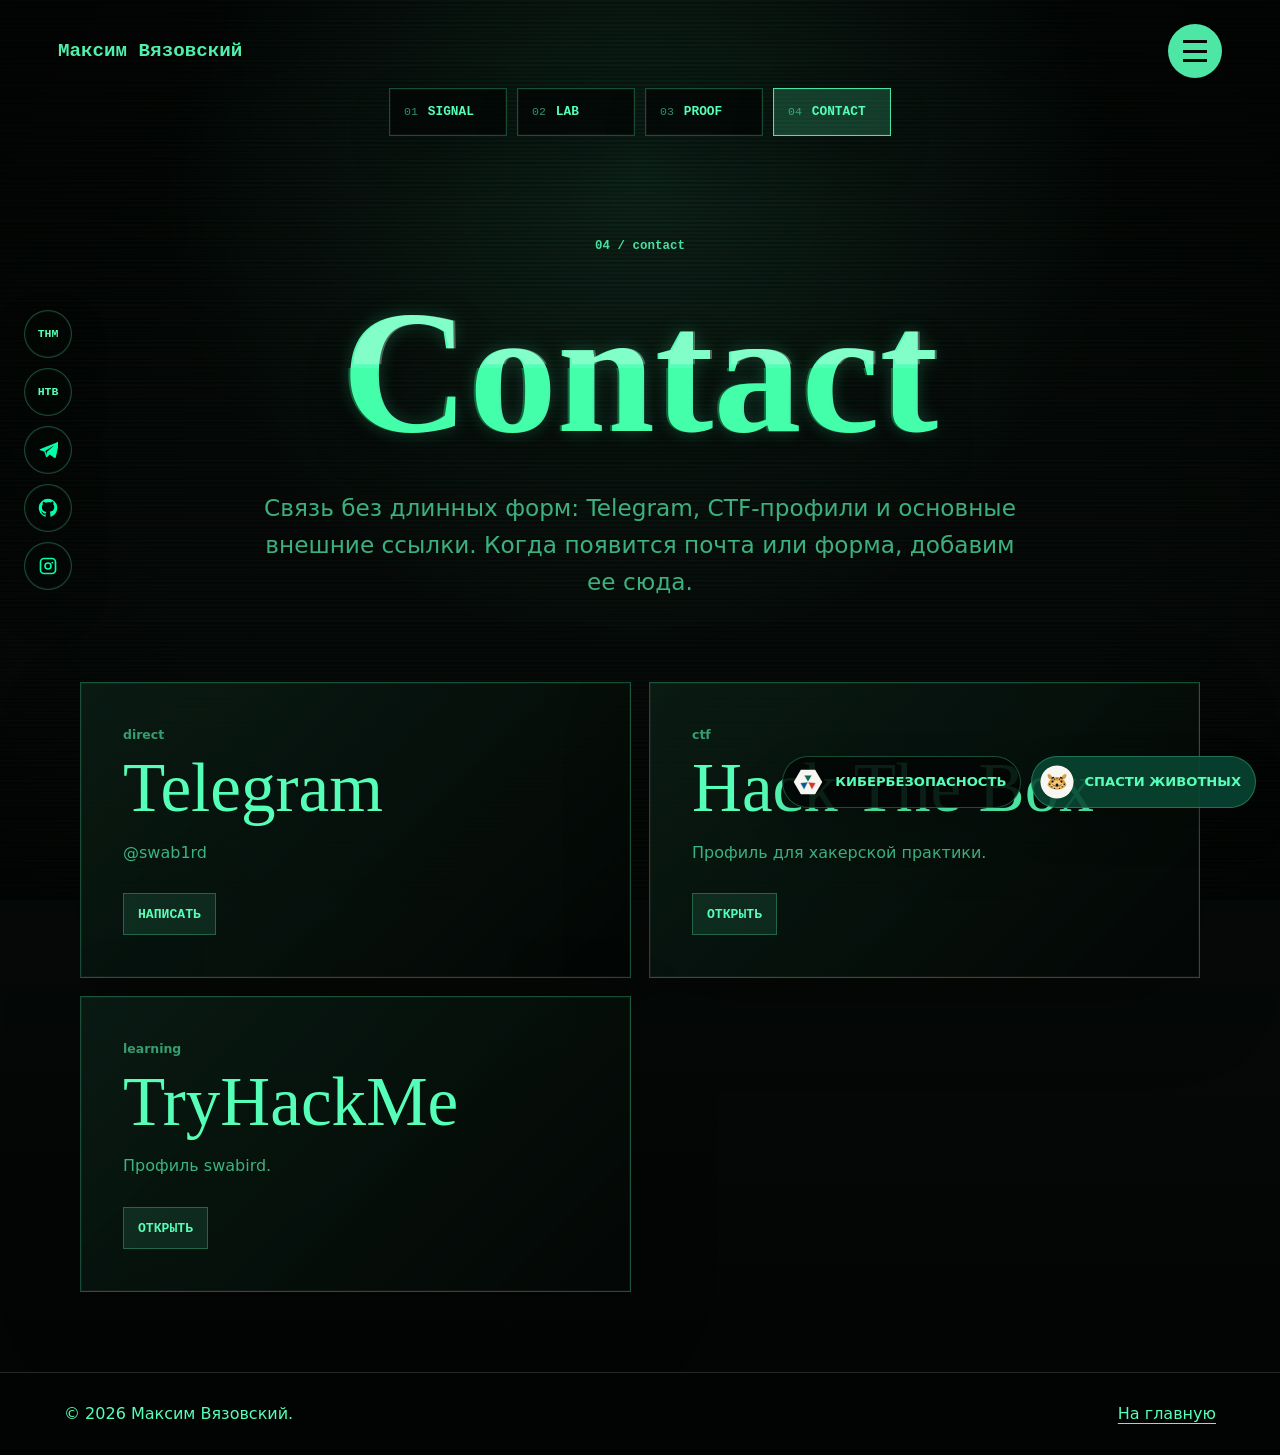
<file: contact.html>
<!doctype html>
<html lang="ru">
  <head>
    <meta charset="utf-8" />
    <meta name="viewport" content="width=device-width, initial-scale=1" />
    <title>Contact — Максим Вязовский</title>
    <meta
      name="description"
      content="Контакты Максима Вязовского: Telegram, профили и быстрые ссылки."
    />
    <link rel="stylesheet" href="styles.css" />
    <script src="matrix.js" defer></script>
  </head>
  <body class="terminal-page">
    <canvas class="matrix-rain" aria-hidden="true"></canvas>
    <header class="site-header">
      <a class="brand" href="index.html#top">Максим Вязовский</a>
      <nav class="nav" aria-label="Главная навигация">
        <a href="index.html#poems">Стихи</a>
        <a href="index.html#art">Картины</a>
        <a href="index.html#music">Песни</a>
        <a href="volny-rasskaz.html">Рассказ</a>
        <a href="index.html#life">Жизнь</a>
      </nav>
    </header>
    <div class="corner-links" aria-label="Быстрые ссылки">
      <a class="corner-link cyber-link" href="https://rai-next-nine.vercel.app/" target="_blank" rel="noopener">
        <img src="assets/animal-rescue-logo.svg" alt="" />
        <span>Кибербезопасность</span>
      </a>
      <a class="corner-link donation-corner" href="https://swabird.github.io/DISAPEARING/?lang=ru" target="_blank" rel="noopener">
        <img src="assets/leopard-rescue-logo.svg" alt="" />
        <span>Спасти животных</span>
      </a>
    </div>
    <nav class="social-rail" aria-label="Профили Максима">
      <a href="https://tryhackme.com/p/swabird" target="_blank" rel="noopener">THM</a>
      <a href="https://profile.hackthebox.com/profile/019d1ac4-aeeb-70f4-bd2c-98cd68e0b892" target="_blank" rel="noopener">HTB</a>
      <a href="https://t.me/swab1rd" target="_blank" rel="noopener"><img src="assets/icons/telegram.svg" alt="" /></a>
      <a href="https://github.com/swabird" target="_blank" rel="noopener" aria-label="GitHub профиль swabird"><img src="assets/icons/github.svg" alt="" /></a>
      <a href="https://www.instagram.com/swab1rd" target="_blank" rel="noopener" aria-label="Instagram swab1rd"><img src="assets/icons/instagram.svg" alt="" /></a>
    </nav>
    <nav class="bottom-dock" aria-label="Быстрые страницы">
      <a href="signal.html"><span>01</span><strong>signal</strong></a>
      <a href="lab.html"><span>02</span><strong>lab</strong></a>
      <a href="proof.html"><span>03</span><strong>proof</strong></a>
      <a class="active" href="contact.html"><span>04</span><strong>contact</strong></a>
    </nav>

    <main class="terminal-main">
      <section class="page-hero">
        <p class="eyebrow">04 / contact</p>
        <h1 class="glitch" data-text="Contact">Contact</h1>
        <p>
          Связь без длинных форм: Telegram, CTF-профили и основные внешние
          ссылки. Когда появится почта или форма, добавим ее сюда.
        </p>
      </section>

      <section class="terminal-grid" aria-label="Контакты">
        <article class="terminal-panel">
          <p class="date">direct</p>
          <h2>Telegram</h2>
          <p>@swab1rd</p>
          <a href="https://t.me/swab1rd" target="_blank" rel="noopener">Написать</a>
        </article>
        <article class="terminal-panel">
          <p class="date">ctf</p>
          <h2>Hack The Box</h2>
          <p>Профиль для хакерской практики.</p>
          <a href="https://profile.hackthebox.com/profile/019d1ac4-aeeb-70f4-bd2c-98cd68e0b892" target="_blank" rel="noopener">Открыть</a>
        </article>
        <article class="terminal-panel">
          <p class="date">learning</p>
          <h2>TryHackMe</h2>
          <p>Профиль swabird.</p>
          <a href="https://tryhackme.com/p/swabird" target="_blank" rel="noopener">Открыть</a>
        </article>
      </section>
    </main>

    <footer class="footer">
      <p>© 2026 Максим Вязовский.</p>
      <a href="index.html#top">На главную</a>
    </footer>
  </body>
</html>
</file>
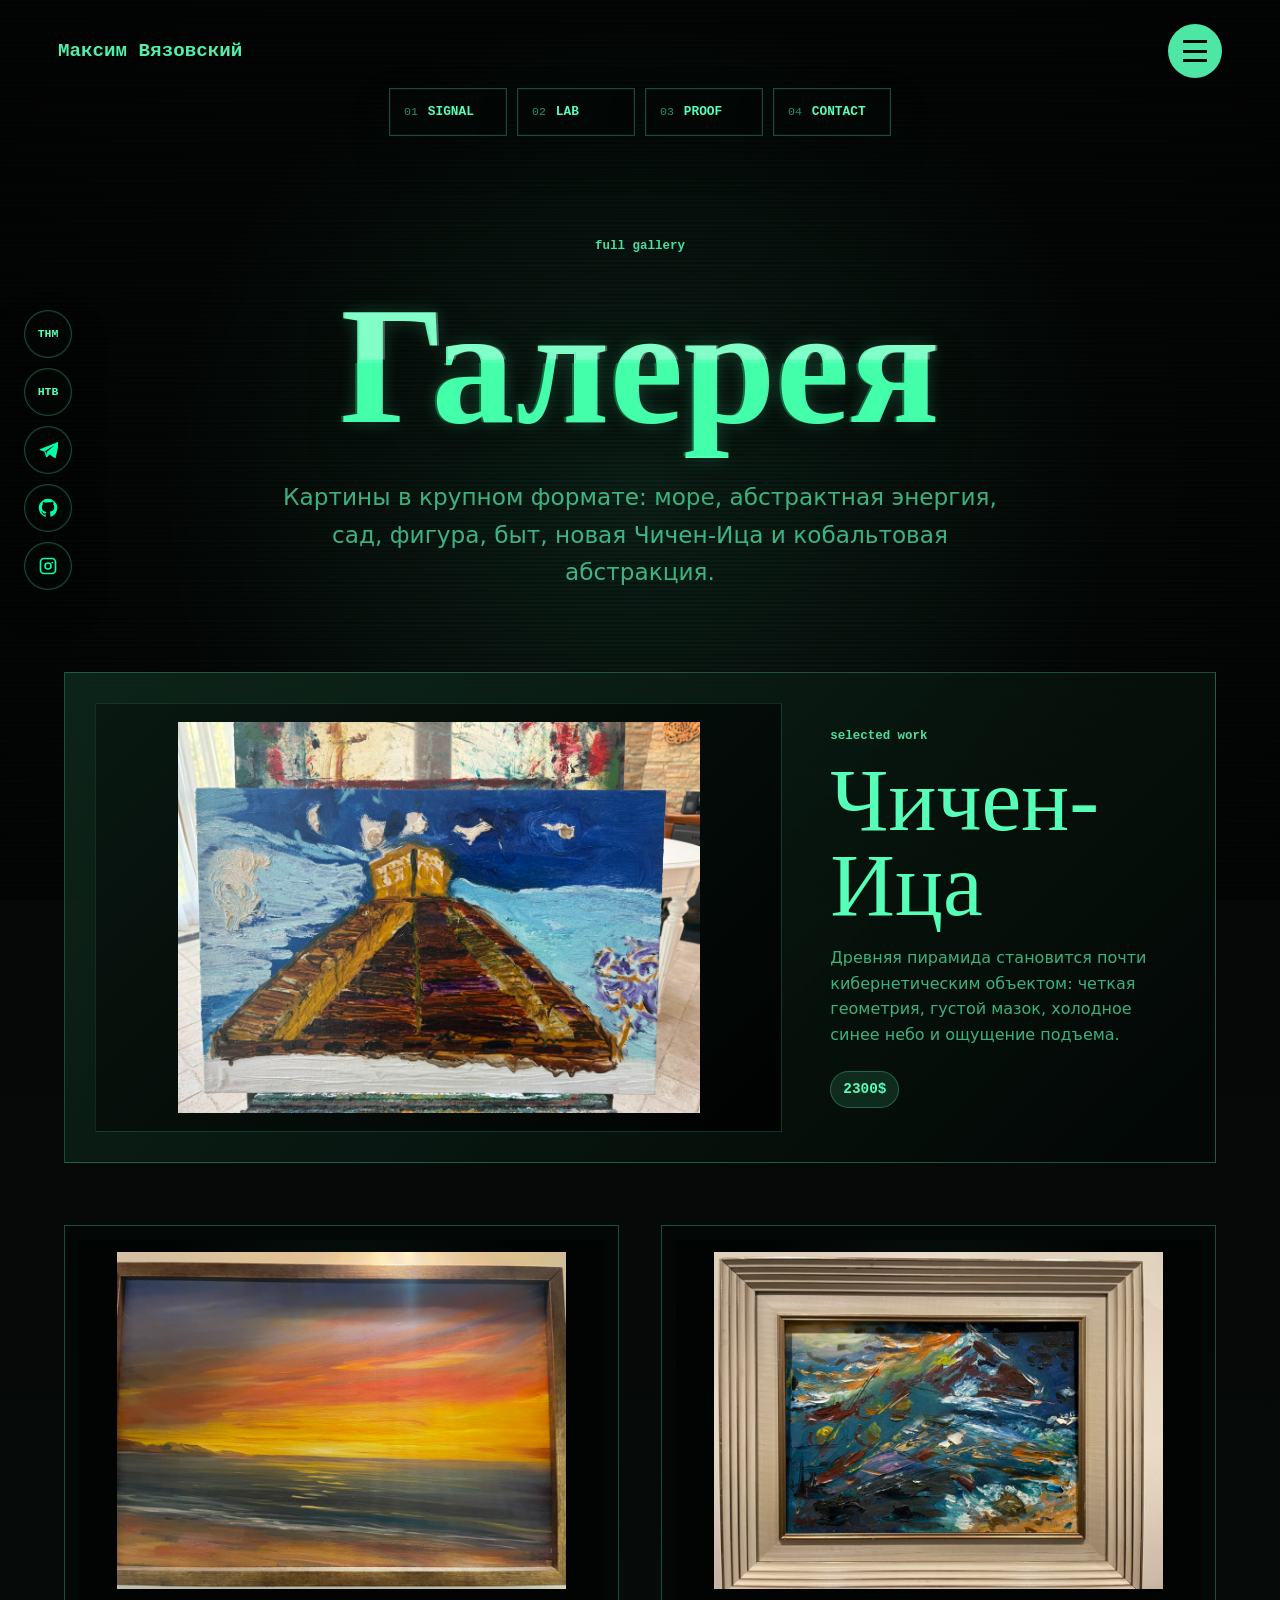
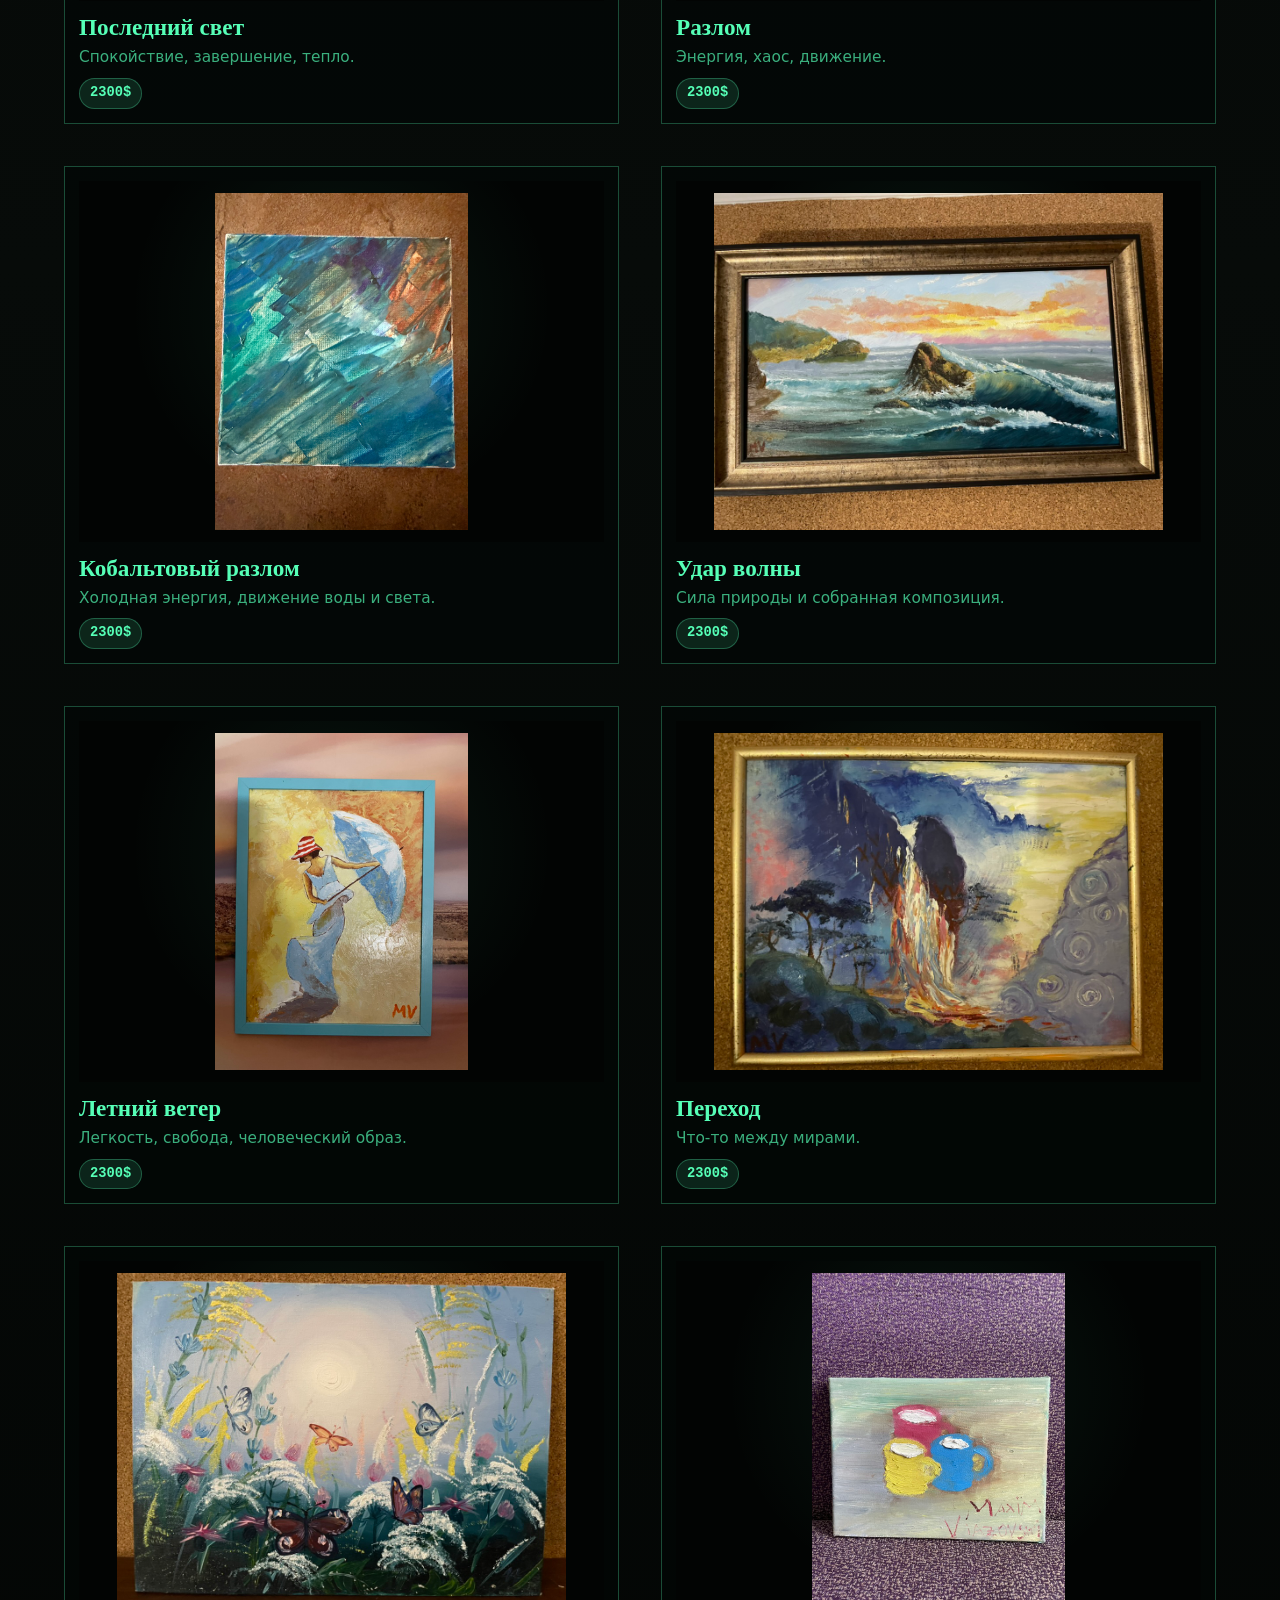
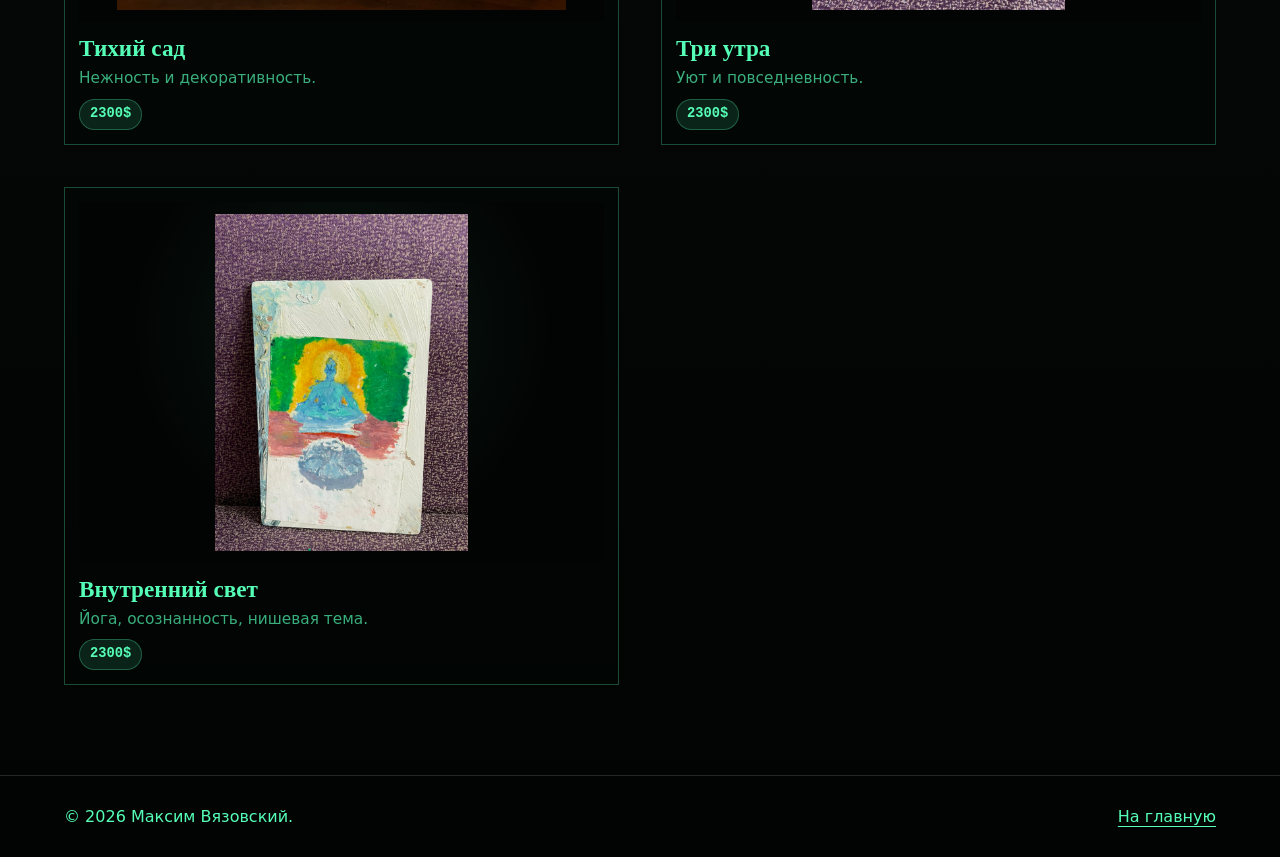
<file: gallery.html>
<!doctype html>
<html lang="ru">
  <head>
    <meta charset="utf-8" />
    <meta name="viewport" content="width=device-width, initial-scale=1" />
    <title>Галерея — Максим Вязовский</title>
    <meta
      name="description"
      content="Галерея картин Максима Вязовского: живопись, названия, смыслы и цены."
    />
    <link rel="stylesheet" href="styles.css" />
    <script src="matrix.js" defer></script>
  </head>
  <body class="terminal-page gallery-page">
    <canvas class="matrix-rain" aria-hidden="true"></canvas>
    <header class="site-header">
      <a class="brand" href="index.html#top">Максим Вязовский</a>
      <nav class="nav" aria-label="Главная навигация">
        <a href="index.html#poems">Стихи</a>
        <a href="index.html#art">Картины</a>
        <a href="index.html#music">Песни</a>
        <a href="volny-rasskaz.html">Рассказ</a>
        <a href="index.html#life">Жизнь</a>
      </nav>
    </header>
    <nav class="social-rail" aria-label="Профили Максима">
      <a href="https://tryhackme.com/p/swabird" target="_blank" rel="noopener">THM</a>
      <a href="https://profile.hackthebox.com/profile/019d1ac4-aeeb-70f4-bd2c-98cd68e0b892" target="_blank" rel="noopener">HTB</a>
      <a href="https://t.me/swab1rd" target="_blank" rel="noopener"><img src="assets/icons/telegram.svg" alt="" /></a>
      <a href="https://github.com/swabird" target="_blank" rel="noopener" aria-label="GitHub профиль swabird"><img src="assets/icons/github.svg" alt="" /></a>
      <a href="https://www.instagram.com/swab1rd" target="_blank" rel="noopener" aria-label="Instagram swab1rd"><img src="assets/icons/instagram.svg" alt="" /></a>
    </nav>
    <nav class="bottom-dock" aria-label="Быстрые страницы">
      <a href="signal.html"><span>01</span><strong>signal</strong></a>
      <a href="lab.html"><span>02</span><strong>lab</strong></a>
      <a href="proof.html"><span>03</span><strong>proof</strong></a>
      <a href="contact.html"><span>04</span><strong>contact</strong></a>
    </nav>

    <main class="gallery-main">
      <section class="gallery-hero">
        <p class="eyebrow">full gallery</p>
        <h1 class="glitch" data-text="Галерея">Галерея</h1>
        <p>
          Картины в крупном формате: море, абстрактная энергия, сад, фигура,
          быт, новая Чичен-Ица и кобальтовая абстракция.
        </p>
      </section>

      <section class="gallery-feature" id="chichen-itza">
        <img
          src="assets/photos/chichen-itza.jpeg"
          alt="Картина Чичен-Ица с пирамидой под синим небом"
        />
        <div>
          <p class="eyebrow">selected work</p>
          <h2>Чичен-Ица</h2>
          <p>
            Древняя пирамида становится почти кибернетическим объектом: четкая
            геометрия, густой мазок, холодное синее небо и ощущение подъема.
          </p>
          <b>2300$</b>
        </div>
      </section>

      <section class="gallery-detail-grid" aria-label="Все работы">
        <figure id="posledniy-svet">
          <img src="assets/photos/sunset-sea.jpeg" alt="Картина Последний свет" />
          <figcaption>
            <strong>Последний свет</strong>
            <span>Спокойствие, завершение, тепло.</span>
            <b>2300$</b>
          </figcaption>
        </figure>
        <figure id="razlom">
          <img src="assets/photos/sea-mountain.jpeg" alt="Картина Разлом" />
          <figcaption>
            <strong>Разлом</strong>
            <span>Энергия, хаос, движение.</span>
            <b>2300$</b>
          </figcaption>
        </figure>
        <figure id="kobaltovyy-razlom">
          <img src="assets/photos/cobalt-portal.jpeg" alt="Картина Кобальтовый разлом" />
          <figcaption>
            <strong>Кобальтовый разлом</strong>
            <span>Холодная энергия, движение воды и света.</span>
            <b>2300$</b>
          </figcaption>
        </figure>
        <figure id="udar-volny">
          <img src="assets/photos/rocky-wave.jpeg" alt="Картина Удар волны" />
          <figcaption>
            <strong>Удар волны</strong>
            <span>Сила природы и собранная композиция.</span>
            <b>2300$</b>
          </figcaption>
        </figure>
        <figure id="letniy-veter">
          <img src="assets/photos/umbrella-woman.jpeg" alt="Картина Летний ветер" />
          <figcaption>
            <strong>Летний ветер</strong>
            <span>Легкость, свобода, человеческий образ.</span>
            <b>2300$</b>
          </figcaption>
        </figure>
        <figure id="perehod">
          <img src="assets/photos/waterfall.jpeg" alt="Картина Переход" />
          <figcaption>
            <strong>Переход</strong>
            <span>Что-то между мирами.</span>
            <b>2300$</b>
          </figcaption>
        </figure>
        <figure id="tihiy-sad">
          <img src="assets/photos/butterflies.jpeg" alt="Картина Тихий сад" />
          <figcaption>
            <strong>Тихий сад</strong>
            <span>Нежность и декоративность.</span>
            <b>2300$</b>
          </figcaption>
        </figure>
        <figure id="tri-utra">
          <img src="assets/photos/cups.jpeg" alt="Картина Три утра" />
          <figcaption>
            <strong>Три утра</strong>
            <span>Уют и повседневность.</span>
            <b>2300$</b>
          </figcaption>
        </figure>
        <figure id="vnutrenniy-svet">
          <img src="assets/photos/blue-meditation.jpeg" alt="Картина Внутренний свет" />
          <figcaption>
            <strong>Внутренний свет</strong>
            <span>Йога, осознанность, нишевая тема.</span>
            <b>2300$</b>
          </figcaption>
        </figure>
      </section>
    </main>

    <footer class="footer">
      <p>© 2026 Максим Вязовский.</p>
      <a href="index.html#art">На главную</a>
    </footer>
  </body>
</html>
</file>
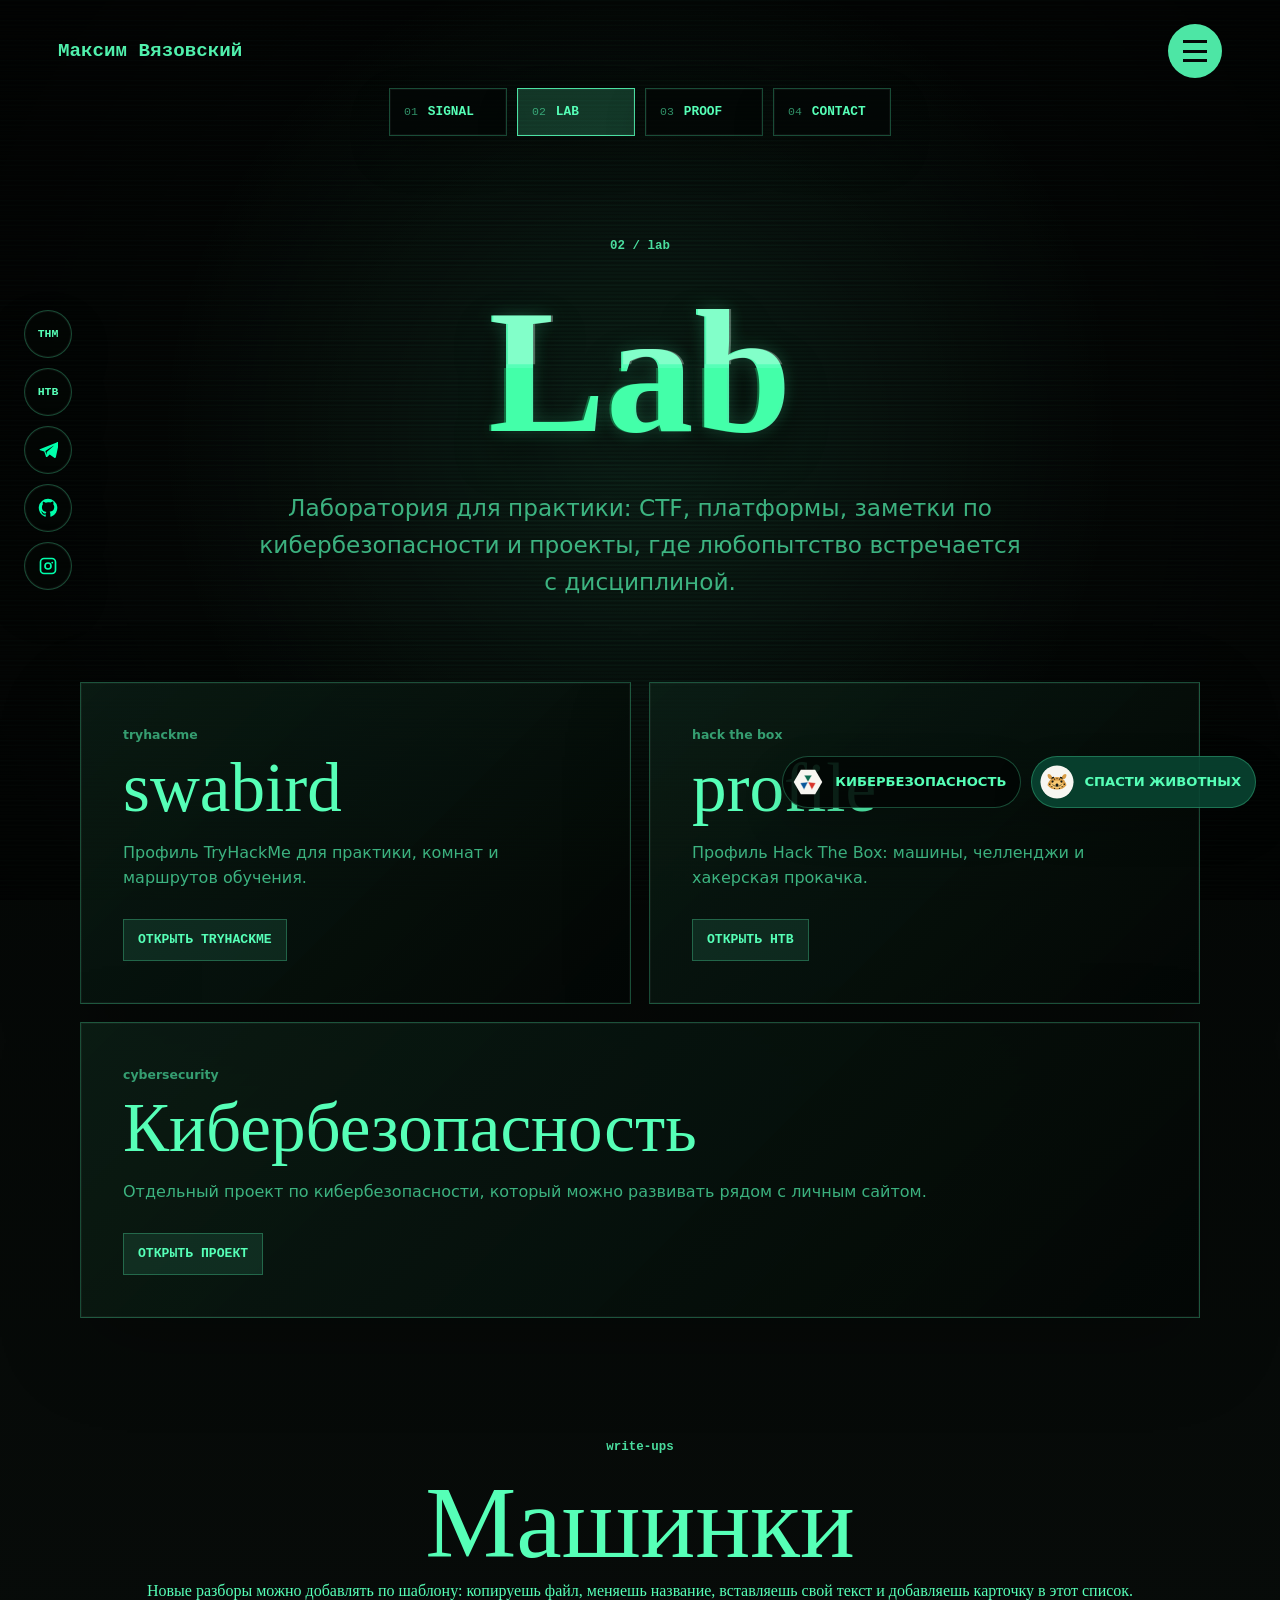
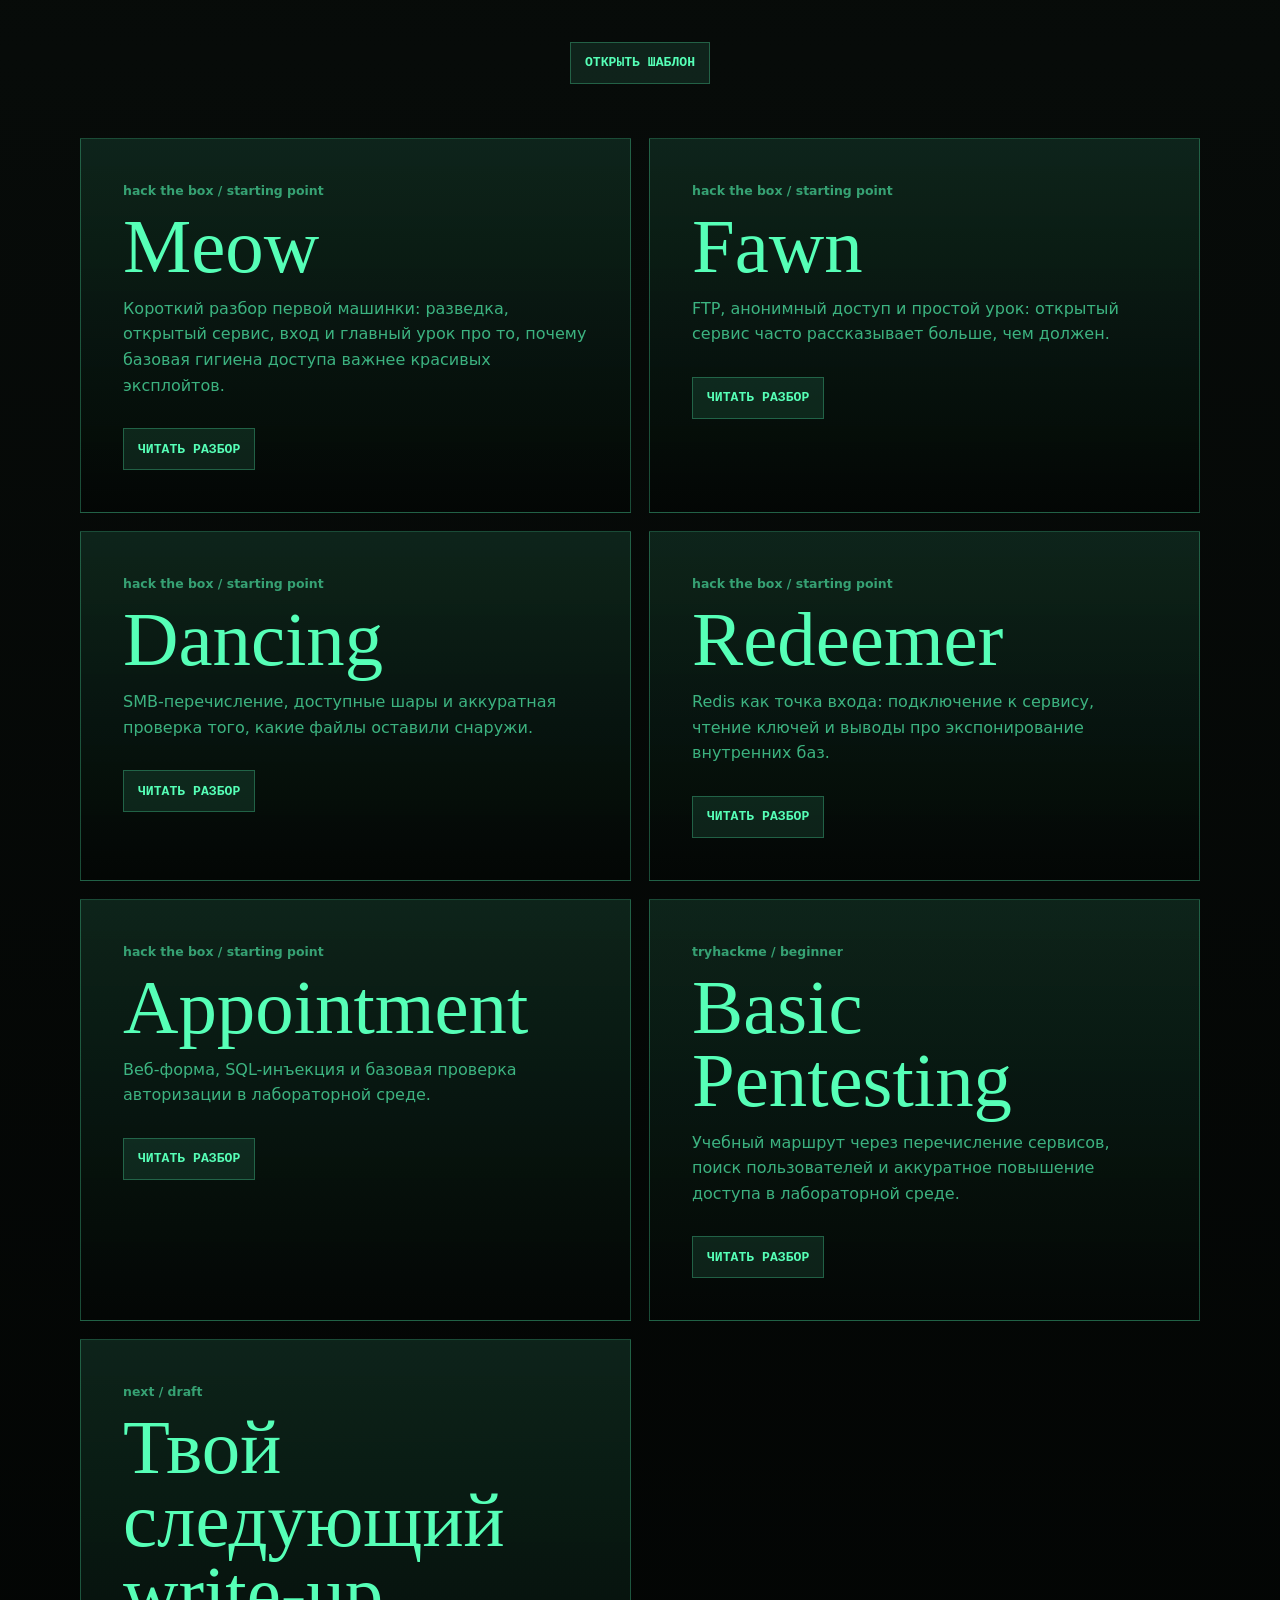
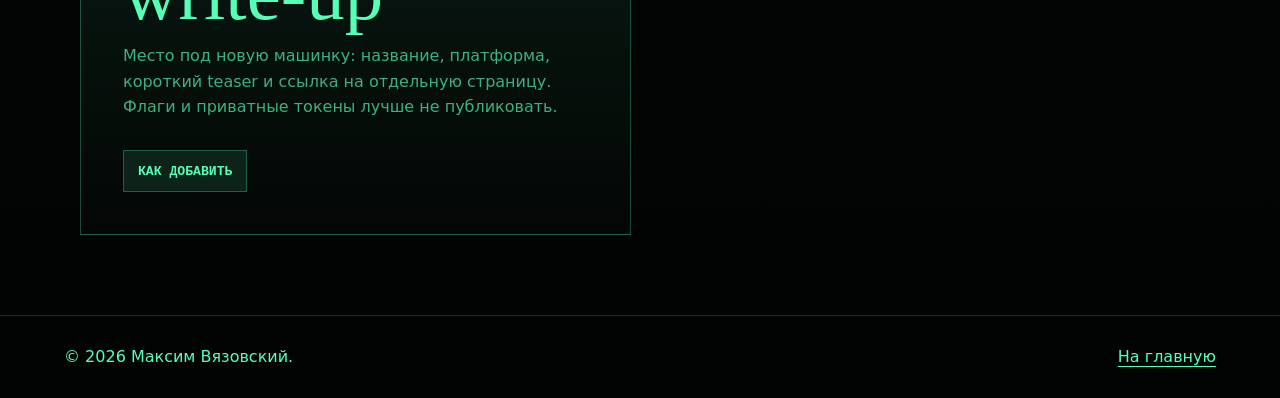
<file: lab.html>
<!doctype html>
<html lang="ru">
  <head>
    <meta charset="utf-8" />
    <meta name="viewport" content="width=device-width, initial-scale=1" />
    <title>Lab — Максим Вязовский</title>
    <meta
      name="description"
      content="Лаборатория Максима Вязовского: Hack The Box, TryHackMe, кибербезопасность и проекты."
    />
    <link rel="stylesheet" href="styles.css" />
    <script src="matrix.js" defer></script>
  </head>
  <body class="terminal-page">
    <canvas class="matrix-rain" aria-hidden="true"></canvas>
    <header class="site-header">
      <a class="brand" href="index.html#top">Максим Вязовский</a>
      <nav class="nav" aria-label="Главная навигация">
        <a href="index.html#poems">Стихи</a>
        <a href="index.html#art">Картины</a>
        <a href="index.html#music">Песни</a>
        <a href="volny-rasskaz.html">Рассказ</a>
        <a href="index.html#life">Жизнь</a>
      </nav>
    </header>
    <div class="corner-links" aria-label="Быстрые ссылки">
      <a class="corner-link cyber-link" href="https://rai-next-nine.vercel.app/" target="_blank" rel="noopener">
        <img src="assets/animal-rescue-logo.svg" alt="" />
        <span>Кибербезопасность</span>
      </a>
      <a class="corner-link donation-corner" href="https://swabird.github.io/DISAPEARING/?lang=ru" target="_blank" rel="noopener">
        <img src="assets/leopard-rescue-logo.svg" alt="" />
        <span>Спасти животных</span>
      </a>
    </div>
    <nav class="social-rail" aria-label="Профили Максима">
      <a href="https://tryhackme.com/p/swabird" target="_blank" rel="noopener">THM</a>
      <a href="https://profile.hackthebox.com/profile/019d1ac4-aeeb-70f4-bd2c-98cd68e0b892" target="_blank" rel="noopener">HTB</a>
      <a href="https://t.me/swab1rd" target="_blank" rel="noopener"><img src="assets/icons/telegram.svg" alt="" /></a>
      <a href="https://github.com/swabird" target="_blank" rel="noopener" aria-label="GitHub профиль swabird"><img src="assets/icons/github.svg" alt="" /></a>
      <a href="https://www.instagram.com/swab1rd" target="_blank" rel="noopener" aria-label="Instagram swab1rd"><img src="assets/icons/instagram.svg" alt="" /></a>
    </nav>
    <nav class="bottom-dock" aria-label="Быстрые страницы">
      <a href="signal.html"><span>01</span><strong>signal</strong></a>
      <a class="active" href="lab.html"><span>02</span><strong>lab</strong></a>
      <a href="proof.html"><span>03</span><strong>proof</strong></a>
      <a href="contact.html"><span>04</span><strong>contact</strong></a>
    </nav>

    <main class="terminal-main">
      <section class="page-hero">
        <p class="eyebrow">02 / lab</p>
        <h1 class="glitch" data-text="Lab">Lab</h1>
        <p>
          Лаборатория для практики: CTF, платформы, заметки по кибербезопасности
          и проекты, где любопытство встречается с дисциплиной.
        </p>
      </section>

      <section class="terminal-grid" aria-label="Лаборатория">
        <article class="terminal-panel">
          <p class="date">tryhackme</p>
          <h2>swabird</h2>
          <p>Профиль TryHackMe для практики, комнат и маршрутов обучения.</p>
          <a href="https://tryhackme.com/p/swabird" target="_blank" rel="noopener">Открыть TryHackMe</a>
        </article>
        <article class="terminal-panel">
          <p class="date">hack the box</p>
          <h2>profile</h2>
          <p>Профиль Hack The Box: машины, челленджи и хакерская прокачка.</p>
          <a href="https://profile.hackthebox.com/profile/019d1ac4-aeeb-70f4-bd2c-98cd68e0b892" target="_blank" rel="noopener">Открыть HTB</a>
        </article>
        <article class="terminal-panel wide-panel">
          <p class="date">cybersecurity</p>
          <h2>Кибербезопасность</h2>
          <p>Отдельный проект по кибербезопасности, который можно развивать рядом с личным сайтом.</p>
          <a href="https://rai-next-nine.vercel.app/" target="_blank" rel="noopener">Открыть проект</a>
        </article>
      </section>

      <section class="writeup-section" aria-label="Разборы машин">
        <div class="section-heading">
          <p class="eyebrow">write-ups</p>
          <h2>Машинки</h2>
          <p class="writeup-helper">
            Новые разборы можно добавлять по шаблону: копируешь файл, меняешь
            название, вставляешь свой текст и добавляешь карточку в этот список.
          </p>
          <a class="gallery-open" href="writeups/template.html">Открыть шаблон</a>
        </div>
        <div class="writeup-list">
          <article class="writeup-card">
            <p class="date">hack the box / starting point</p>
            <h3>Meow</h3>
            <p>
              Короткий разбор первой машинки: разведка, открытый сервис,
              вход и главный урок про то, почему базовая гигиена доступа
              важнее красивых эксплойтов.
            </p>
            <a href="writeups/htb-meow.html">Читать разбор</a>
          </article>
          <article class="writeup-card">
            <p class="date">hack the box / starting point</p>
            <h3>Fawn</h3>
            <p>
              FTP, анонимный доступ и простой урок: открытый сервис часто
              рассказывает больше, чем должен.
            </p>
            <a href="writeups/htb-fawn.html">Читать разбор</a>
          </article>
          <article class="writeup-card">
            <p class="date">hack the box / starting point</p>
            <h3>Dancing</h3>
            <p>
              SMB-перечисление, доступные шары и аккуратная проверка того,
              какие файлы оставили снаружи.
            </p>
            <a href="writeups/htb-dancing.html">Читать разбор</a>
          </article>
          <article class="writeup-card">
            <p class="date">hack the box / starting point</p>
            <h3>Redeemer</h3>
            <p>
              Redis как точка входа: подключение к сервису, чтение ключей и
              выводы про экспонирование внутренних баз.
            </p>
            <a href="writeups/htb-redeemer.html">Читать разбор</a>
          </article>
          <article class="writeup-card">
            <p class="date">hack the box / starting point</p>
            <h3>Appointment</h3>
            <p>
              Веб-форма, SQL-инъекция и базовая проверка авторизации в
              лабораторной среде.
            </p>
            <a href="writeups/htb-appointment.html">Читать разбор</a>
          </article>
          <article class="writeup-card">
            <p class="date">tryhackme / beginner</p>
            <h3>Basic Pentesting</h3>
            <p>
              Учебный маршрут через перечисление сервисов, поиск пользователей
              и аккуратное повышение доступа в лабораторной среде.
            </p>
            <a href="writeups/thm-basic-pentesting.html">Читать разбор</a>
          </article>
          <article class="writeup-card draft-card">
            <p class="date">next / draft</p>
            <h3>Твой следующий write-up</h3>
            <p>
              Место под новую машинку: название, платформа, короткий teaser и
              ссылка на отдельную страницу. Флаги и приватные токены лучше не
              публиковать.
            </p>
            <a href="content/writeups/README.md">Как добавить</a>
          </article>
        </div>
      </section>
    </main>

    <footer class="footer">
      <p>© 2026 Максим Вязовский.</p>
      <a href="index.html#top">На главную</a>
    </footer>
  </body>
</html>
</file>
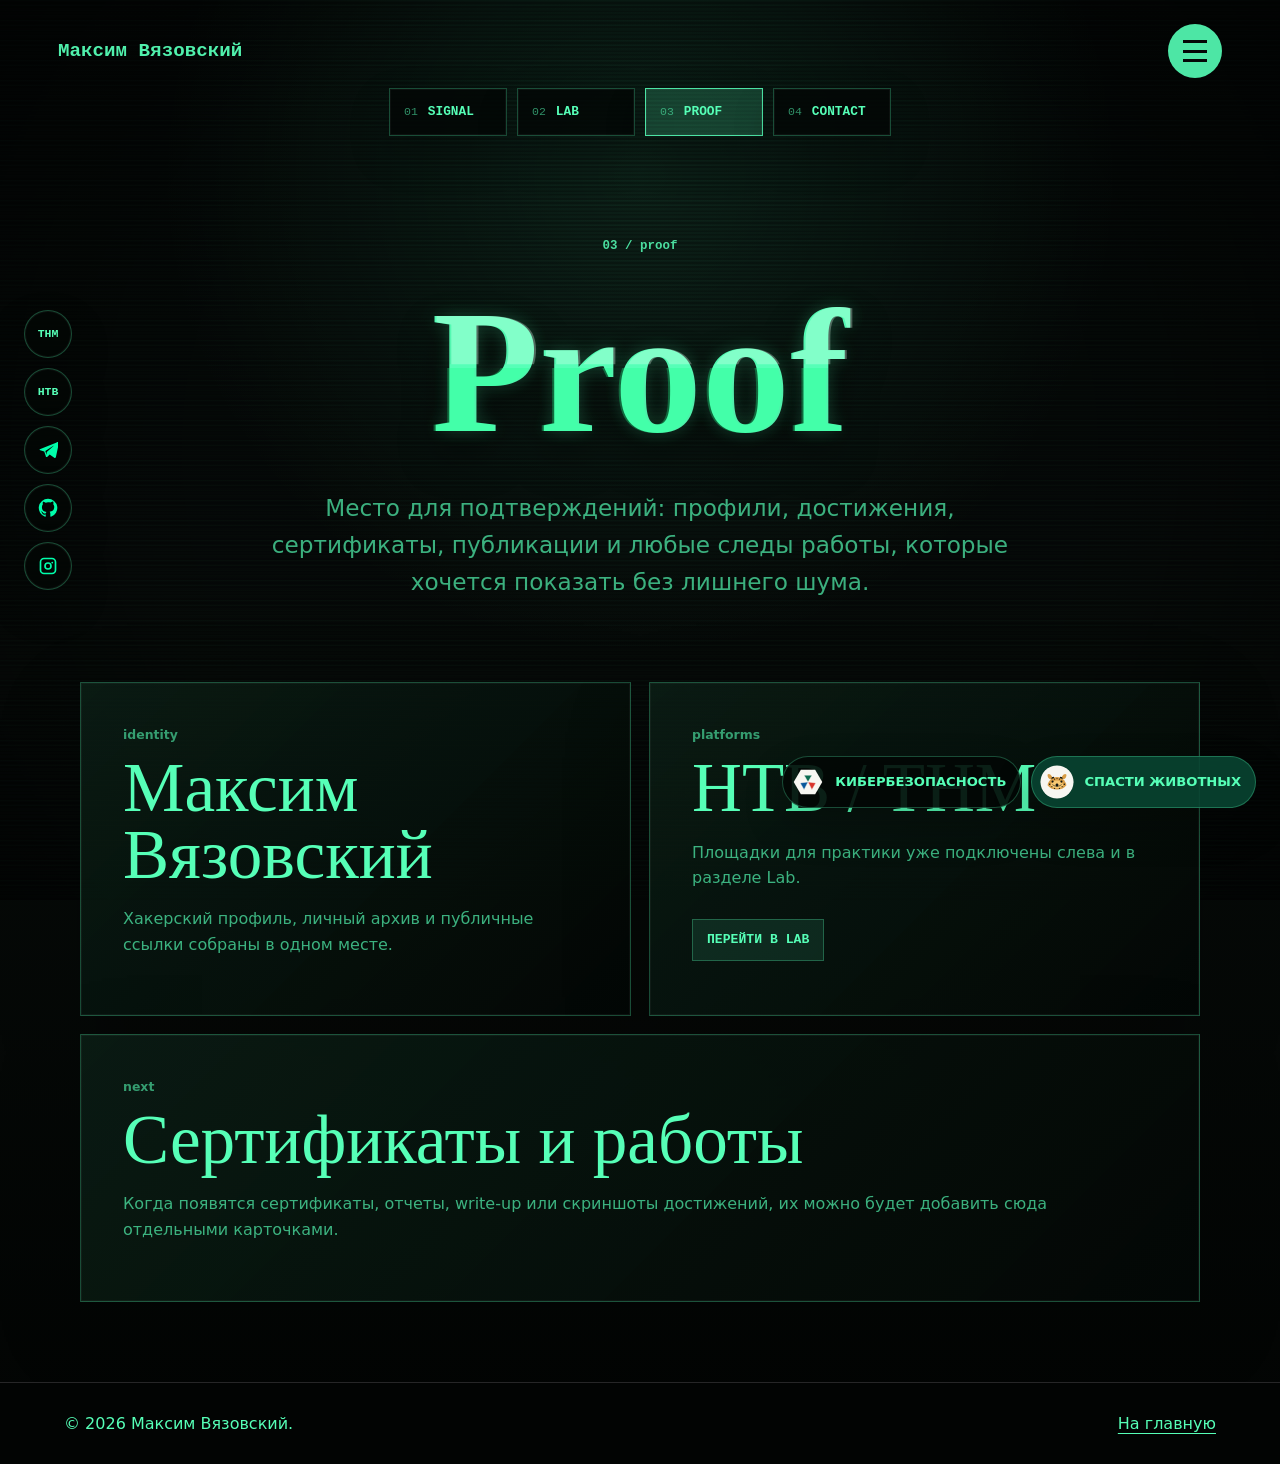
<file: proof.html>
<!doctype html>
<html lang="ru">
  <head>
    <meta charset="utf-8" />
    <meta name="viewport" content="width=device-width, initial-scale=1" />
    <title>Proof — Максим Вязовский</title>
    <meta
      name="description"
      content="Пруфы Максима Вязовского: достижения, ссылки, подтверждения и будущие сертификаты."
    />
    <link rel="stylesheet" href="styles.css" />
    <script src="matrix.js" defer></script>
  </head>
  <body class="terminal-page">
    <canvas class="matrix-rain" aria-hidden="true"></canvas>
    <header class="site-header">
      <a class="brand" href="index.html#top">Максим Вязовский</a>
      <nav class="nav" aria-label="Главная навигация">
        <a href="index.html#poems">Стихи</a>
        <a href="index.html#art">Картины</a>
        <a href="index.html#music">Песни</a>
        <a href="volny-rasskaz.html">Рассказ</a>
        <a href="index.html#life">Жизнь</a>
      </nav>
    </header>
    <div class="corner-links" aria-label="Быстрые ссылки">
      <a class="corner-link cyber-link" href="https://rai-next-nine.vercel.app/" target="_blank" rel="noopener">
        <img src="assets/animal-rescue-logo.svg" alt="" />
        <span>Кибербезопасность</span>
      </a>
      <a class="corner-link donation-corner" href="https://swabird.github.io/DISAPEARING/?lang=ru" target="_blank" rel="noopener">
        <img src="assets/leopard-rescue-logo.svg" alt="" />
        <span>Спасти животных</span>
      </a>
    </div>
    <nav class="social-rail" aria-label="Профили Максима">
      <a href="https://tryhackme.com/p/swabird" target="_blank" rel="noopener">THM</a>
      <a href="https://profile.hackthebox.com/profile/019d1ac4-aeeb-70f4-bd2c-98cd68e0b892" target="_blank" rel="noopener">HTB</a>
      <a href="https://t.me/swab1rd" target="_blank" rel="noopener"><img src="assets/icons/telegram.svg" alt="" /></a>
      <a href="https://github.com/swabird" target="_blank" rel="noopener" aria-label="GitHub профиль swabird"><img src="assets/icons/github.svg" alt="" /></a>
      <a href="https://www.instagram.com/swab1rd" target="_blank" rel="noopener" aria-label="Instagram swab1rd"><img src="assets/icons/instagram.svg" alt="" /></a>
    </nav>
    <nav class="bottom-dock" aria-label="Быстрые страницы">
      <a href="signal.html"><span>01</span><strong>signal</strong></a>
      <a href="lab.html"><span>02</span><strong>lab</strong></a>
      <a class="active" href="proof.html"><span>03</span><strong>proof</strong></a>
      <a href="contact.html"><span>04</span><strong>contact</strong></a>
    </nav>

    <main class="terminal-main">
      <section class="page-hero">
        <p class="eyebrow">03 / proof</p>
        <h1 class="glitch" data-text="Proof">Proof</h1>
        <p>
          Место для подтверждений: профили, достижения, сертификаты, публикации
          и любые следы работы, которые хочется показать без лишнего шума.
        </p>
      </section>

      <section class="terminal-grid" aria-label="Пруфы">
        <article class="terminal-panel">
          <p class="date">identity</p>
          <h2>Максим Вязовский</h2>
          <p>Хакерский профиль, личный архив и публичные ссылки собраны в одном месте.</p>
        </article>
        <article class="terminal-panel">
          <p class="date">platforms</p>
          <h2>HTB / THM</h2>
          <p>Площадки для практики уже подключены слева и в разделе Lab.</p>
          <a href="lab.html">Перейти в Lab</a>
        </article>
        <article class="terminal-panel wide-panel">
          <p class="date">next</p>
          <h2>Сертификаты и работы</h2>
          <p>Когда появятся сертификаты, отчеты, write-up или скриншоты достижений, их можно будет добавить сюда отдельными карточками.</p>
        </article>
      </section>
    </main>

    <footer class="footer">
      <p>© 2026 Максим Вязовский.</p>
      <a href="index.html#top">На главную</a>
    </footer>
  </body>
</html>
</file>
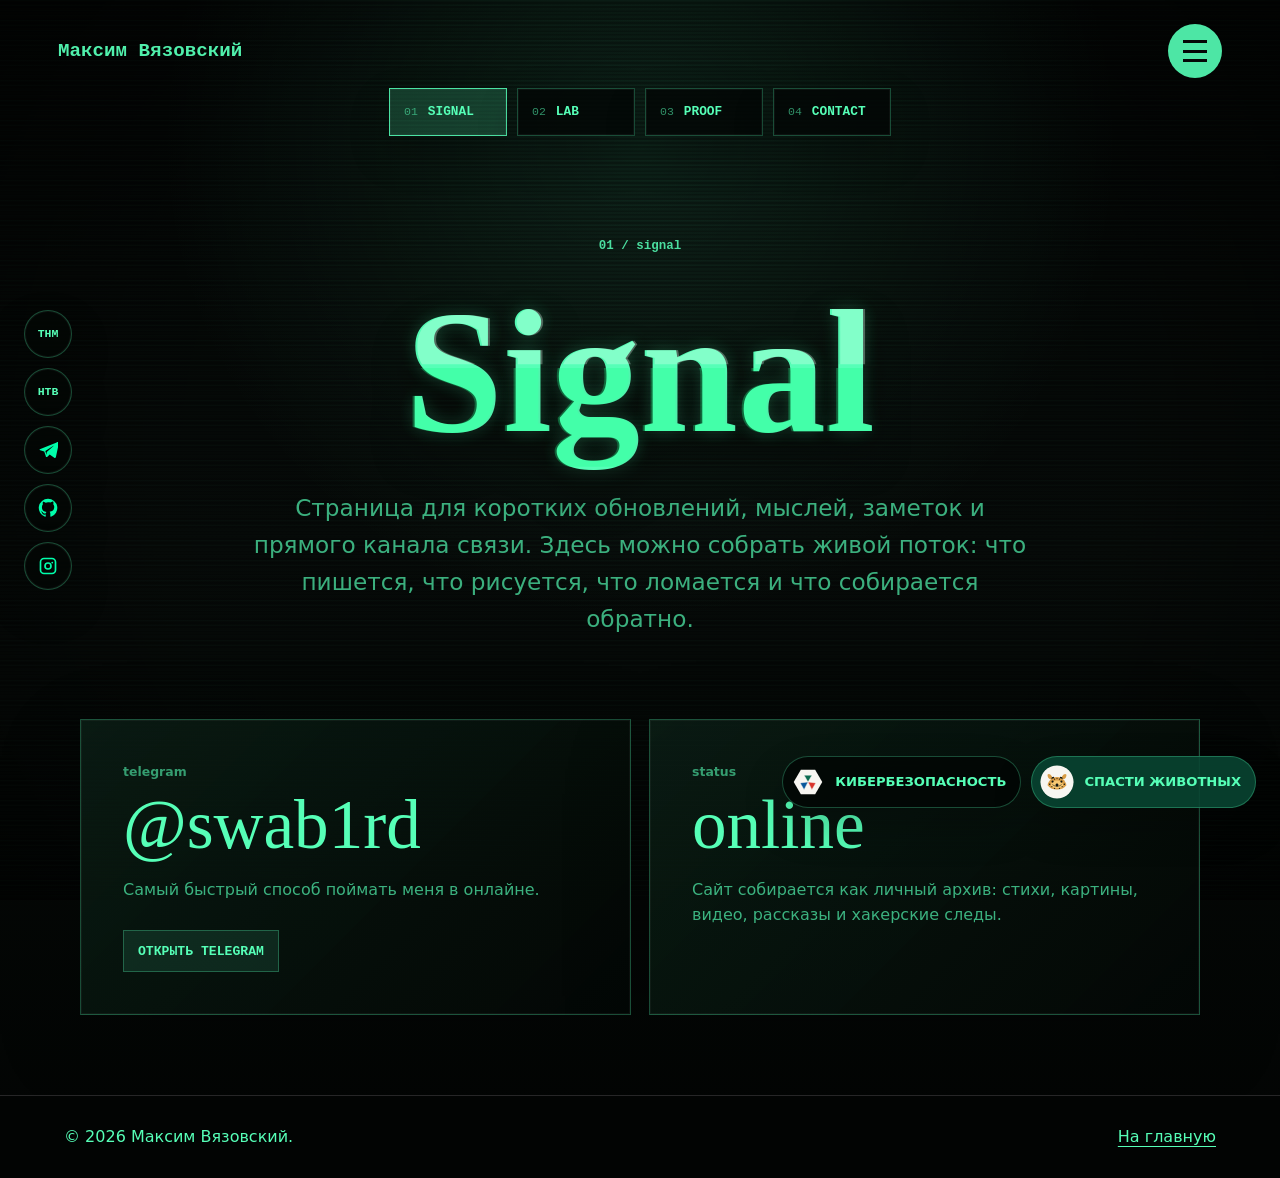
<file: signal.html>
<!doctype html>
<html lang="ru">
  <head>
    <meta charset="utf-8" />
    <meta name="viewport" content="width=device-width, initial-scale=1" />
    <title>Signal — Максим Вязовский</title>
    <meta
      name="description"
      content="Страница сигналов Максима Вязовского: обновления, Telegram и живые заметки."
    />
    <link rel="stylesheet" href="styles.css" />
    <script src="matrix.js" defer></script>
  </head>
  <body class="terminal-page">
    <canvas class="matrix-rain" aria-hidden="true"></canvas>
    <header class="site-header">
      <a class="brand" href="index.html#top">Максим Вязовский</a>
      <nav class="nav" aria-label="Главная навигация">
        <a href="index.html#poems">Стихи</a>
        <a href="index.html#art">Картины</a>
        <a href="index.html#music">Песни</a>
        <a href="volny-rasskaz.html">Рассказ</a>
        <a href="index.html#life">Жизнь</a>
      </nav>
    </header>
    <div class="corner-links" aria-label="Быстрые ссылки">
      <a class="corner-link cyber-link" href="https://rai-next-nine.vercel.app/" target="_blank" rel="noopener">
        <img src="assets/animal-rescue-logo.svg" alt="" />
        <span>Кибербезопасность</span>
      </a>
      <a class="corner-link donation-corner" href="https://swabird.github.io/DISAPEARING/?lang=ru" target="_blank" rel="noopener">
        <img src="assets/leopard-rescue-logo.svg" alt="" />
        <span>Спасти животных</span>
      </a>
    </div>
    <nav class="social-rail" aria-label="Профили Максима">
      <a href="https://tryhackme.com/p/swabird" target="_blank" rel="noopener">THM</a>
      <a href="https://profile.hackthebox.com/profile/019d1ac4-aeeb-70f4-bd2c-98cd68e0b892" target="_blank" rel="noopener">HTB</a>
      <a href="https://t.me/swab1rd" target="_blank" rel="noopener"><img src="assets/icons/telegram.svg" alt="" /></a>
      <a href="https://github.com/swabird" target="_blank" rel="noopener" aria-label="GitHub профиль swabird"><img src="assets/icons/github.svg" alt="" /></a>
      <a href="https://www.instagram.com/swab1rd" target="_blank" rel="noopener" aria-label="Instagram swab1rd"><img src="assets/icons/instagram.svg" alt="" /></a>
    </nav>
    <nav class="bottom-dock" aria-label="Быстрые страницы">
      <a class="active" href="signal.html"><span>01</span><strong>signal</strong></a>
      <a href="lab.html"><span>02</span><strong>lab</strong></a>
      <a href="proof.html"><span>03</span><strong>proof</strong></a>
      <a href="contact.html"><span>04</span><strong>contact</strong></a>
    </nav>

    <main class="terminal-main">
      <section class="page-hero">
        <p class="eyebrow">01 / signal</p>
        <h1 class="glitch" data-text="Signal">Signal</h1>
        <p>
          Страница для коротких обновлений, мыслей, заметок и прямого канала
          связи. Здесь можно собрать живой поток: что пишется, что рисуется,
          что ломается и что собирается обратно.
        </p>
      </section>

      <section class="terminal-grid" aria-label="Сигналы">
        <article class="terminal-panel">
          <p class="date">telegram</p>
          <h2>@swab1rd</h2>
          <p>Самый быстрый способ поймать меня в онлайне.</p>
          <a href="https://t.me/swab1rd" target="_blank" rel="noopener">Открыть Telegram</a>
        </article>
        <article class="terminal-panel">
          <p class="date">status</p>
          <h2>online</h2>
          <p>Сайт собирается как личный архив: стихи, картины, видео, рассказы и хакерские следы.</p>
        </article>
      </section>
    </main>

    <footer class="footer">
      <p>© 2026 Максим Вязовский.</p>
      <a href="index.html#top">На главную</a>
    </footer>
  </body>
</html>
</file>
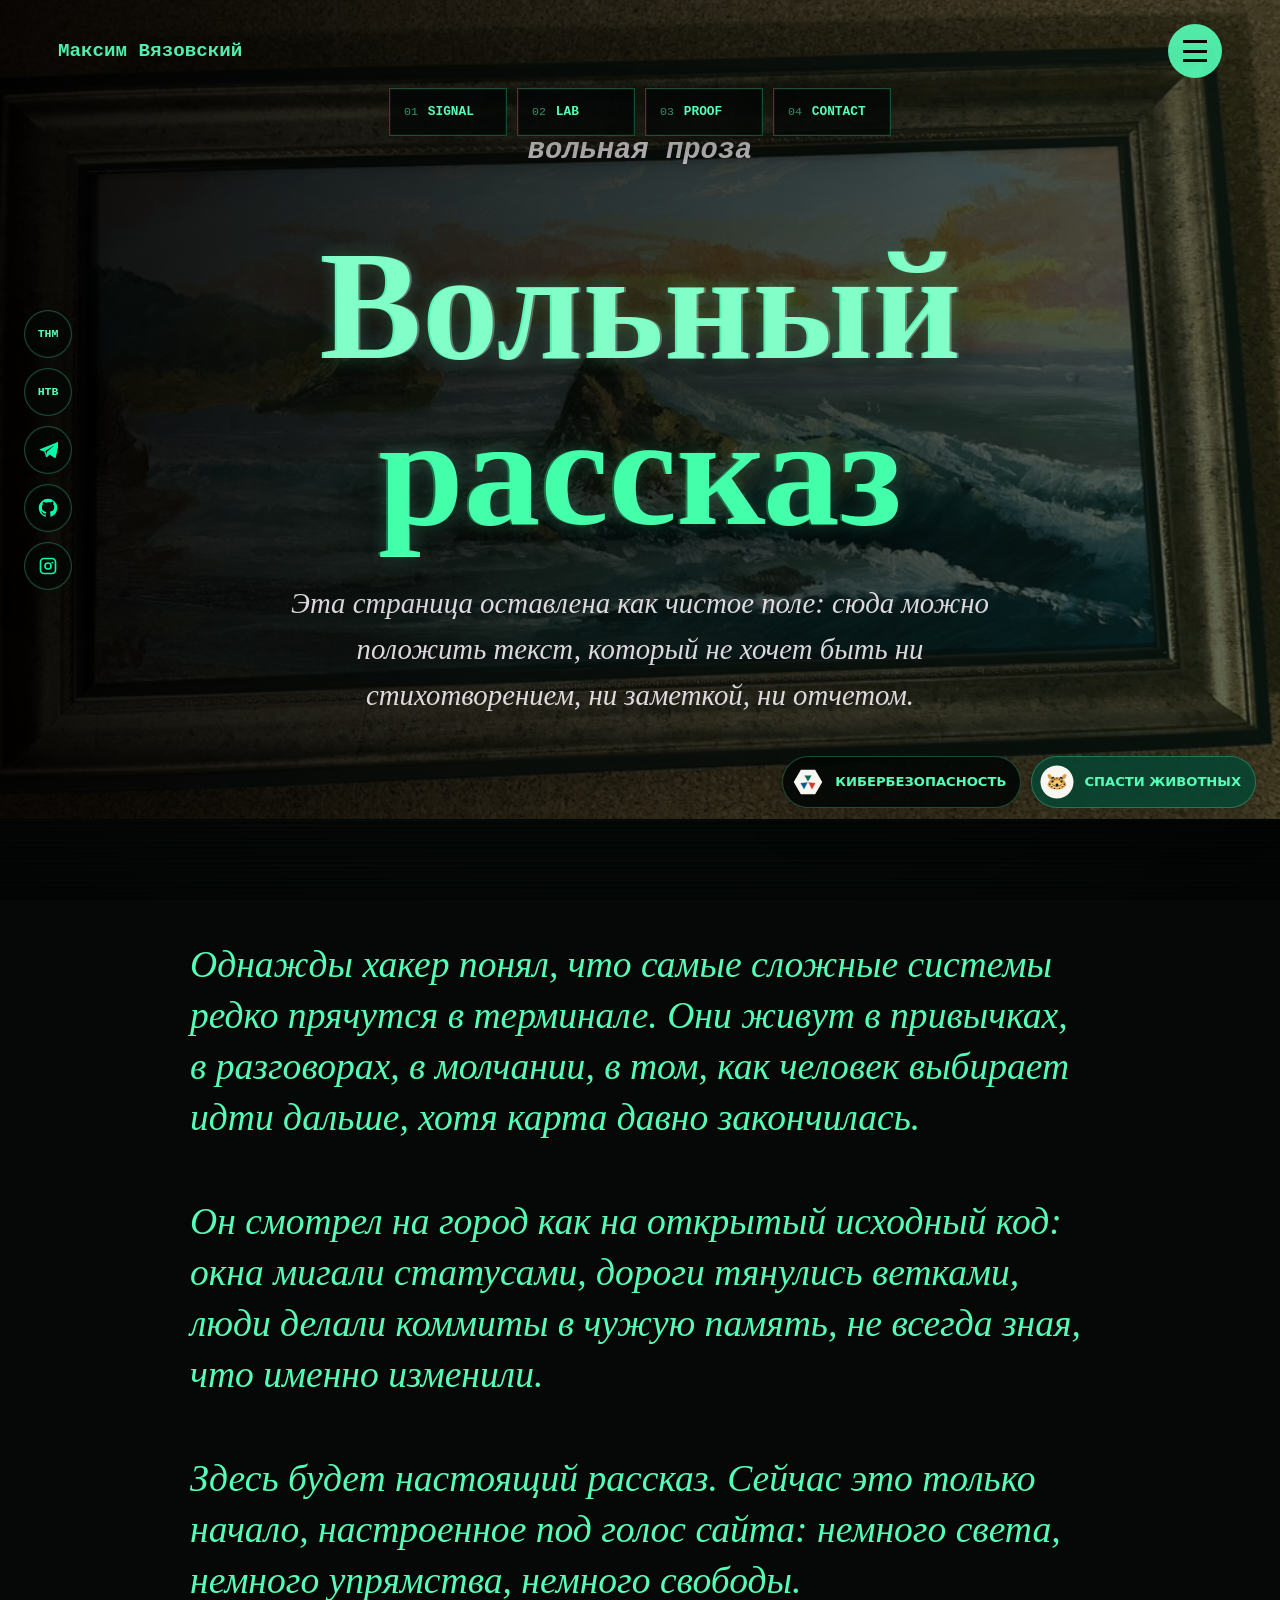
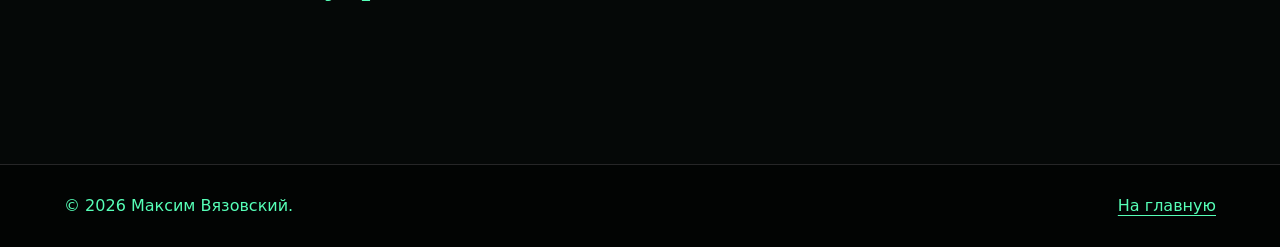
<file: volny-rasskaz.html>
<!doctype html>
<html lang="ru">
  <head>
    <meta charset="utf-8" />
    <meta name="viewport" content="width=device-width, initial-scale=1" />
    <title>Вольный рассказ — Максим Вязовский</title>
    <meta
      name="description"
      content="Отдельная страница для вольного рассказа Максима Вязовского."
    />
    <link rel="stylesheet" href="styles.css" />
    <script src="matrix.js" defer></script>
  </head>
  <body class="story-page">
    <canvas class="matrix-rain" aria-hidden="true"></canvas>
    <header class="site-header">
      <a class="brand" href="index.html#top">Максим Вязовский</a>
      <nav class="nav" aria-label="Главная навигация">
        <a href="index.html#poems">Стихи</a>
        <a href="index.html#art">Картины</a>
        <a href="index.html#music">Песни</a>
        <a href="volny-rasskaz.html">Рассказ</a>
        <a href="index.html#life">Жизнь</a>
      </nav>
    </header>
    <div class="corner-links" aria-label="Быстрые ссылки">
      <a
        class="corner-link cyber-link"
        href="https://rai-next-nine.vercel.app/"
        target="_blank"
        rel="noopener"
        aria-label="Открыть сайт про кибербезопасность"
      >
        <img src="assets/animal-rescue-logo.svg" alt="" />
        <span>Кибербезопасность</span>
      </a>
      <a
        class="corner-link donation-corner"
        href="https://swabird.github.io/DISAPEARING/?lang=ru"
        target="_blank"
        rel="noopener"
        aria-label="Открыть сайт про спасение животных"
      >
        <img src="assets/leopard-rescue-logo.svg" alt="" />
        <span>Спасти животных</span>
      </a>
    </div>
    <nav class="social-rail" aria-label="Профили Максима">
      <a
        href="https://tryhackme.com/p/swabird"
        target="_blank"
        rel="noopener"
        aria-label="TryHackMe профиль swabird"
      >
        THM
      </a>
      <a
        href="https://profile.hackthebox.com/profile/019d1ac4-aeeb-70f4-bd2c-98cd68e0b892"
        target="_blank"
        rel="noopener"
        aria-label="Hack The Box профиль"
      >
        HTB
      </a>
      <a
        href="https://t.me/swab1rd"
        target="_blank"
        rel="noopener"
        aria-label="Telegram @swab1rd"
      ><img src="assets/icons/telegram.svg" alt="" /></a>
      <a
        href="https://github.com/swabird"
        target="_blank"
        rel="noopener"
        aria-label="GitHub профиль swabird"
      ><img src="assets/icons/github.svg" alt="" /></a>
      <a
        href="https://www.instagram.com/swab1rd"
        target="_blank"
        rel="noopener"
        aria-label="Instagram swab1rd"
      >
        <img src="assets/icons/instagram.svg" alt="" />
      </a>
    </nav>
    <nav class="bottom-dock" aria-label="Быстрые страницы">
      <a href="signal.html">
        <span>01</span>
        <strong>signal</strong>
      </a>
      <a href="lab.html">
        <span>02</span>
        <strong>lab</strong>
      </a>
      <a href="proof.html">
        <span>03</span>
        <strong>proof</strong>
      </a>
      <a href="contact.html">
        <span>04</span>
        <strong>contact</strong>
      </a>
    </nav>

    <main>
      <article class="story-hero">
        <p class="eyebrow">вольная проза</p>
        <h1 class="glitch" data-text="Вольный рассказ">Вольный рассказ</h1>
        <p>
          Эта страница оставлена как чистое поле: сюда можно положить текст,
          который не хочет быть ни стихотворением, ни заметкой, ни отчетом.
        </p>
      </article>

      <section class="story-body" aria-label="Текст рассказа">
        <p>
          Однажды хакер понял, что самые сложные системы редко прячутся в
          терминале. Они живут в привычках, в разговорах, в молчании, в том,
          как человек выбирает идти дальше, хотя карта давно закончилась.
        </p>
        <p>
          Он смотрел на город как на открытый исходный код: окна мигали
          статусами, дороги тянулись ветками, люди делали коммиты в чужую
          память, не всегда зная, что именно изменили.
        </p>
        <p>
          Здесь будет настоящий рассказ. Сейчас это только начало, настроенное
          под голос сайта: немного света, немного упрямства, немного свободы.
        </p>
      </section>
    </main>

    <footer class="footer">
      <p>© 2026 Максим Вязовский.</p>
      <a href="index.html#top">На главную</a>
    </footer>
  </body>
</html>
</file>
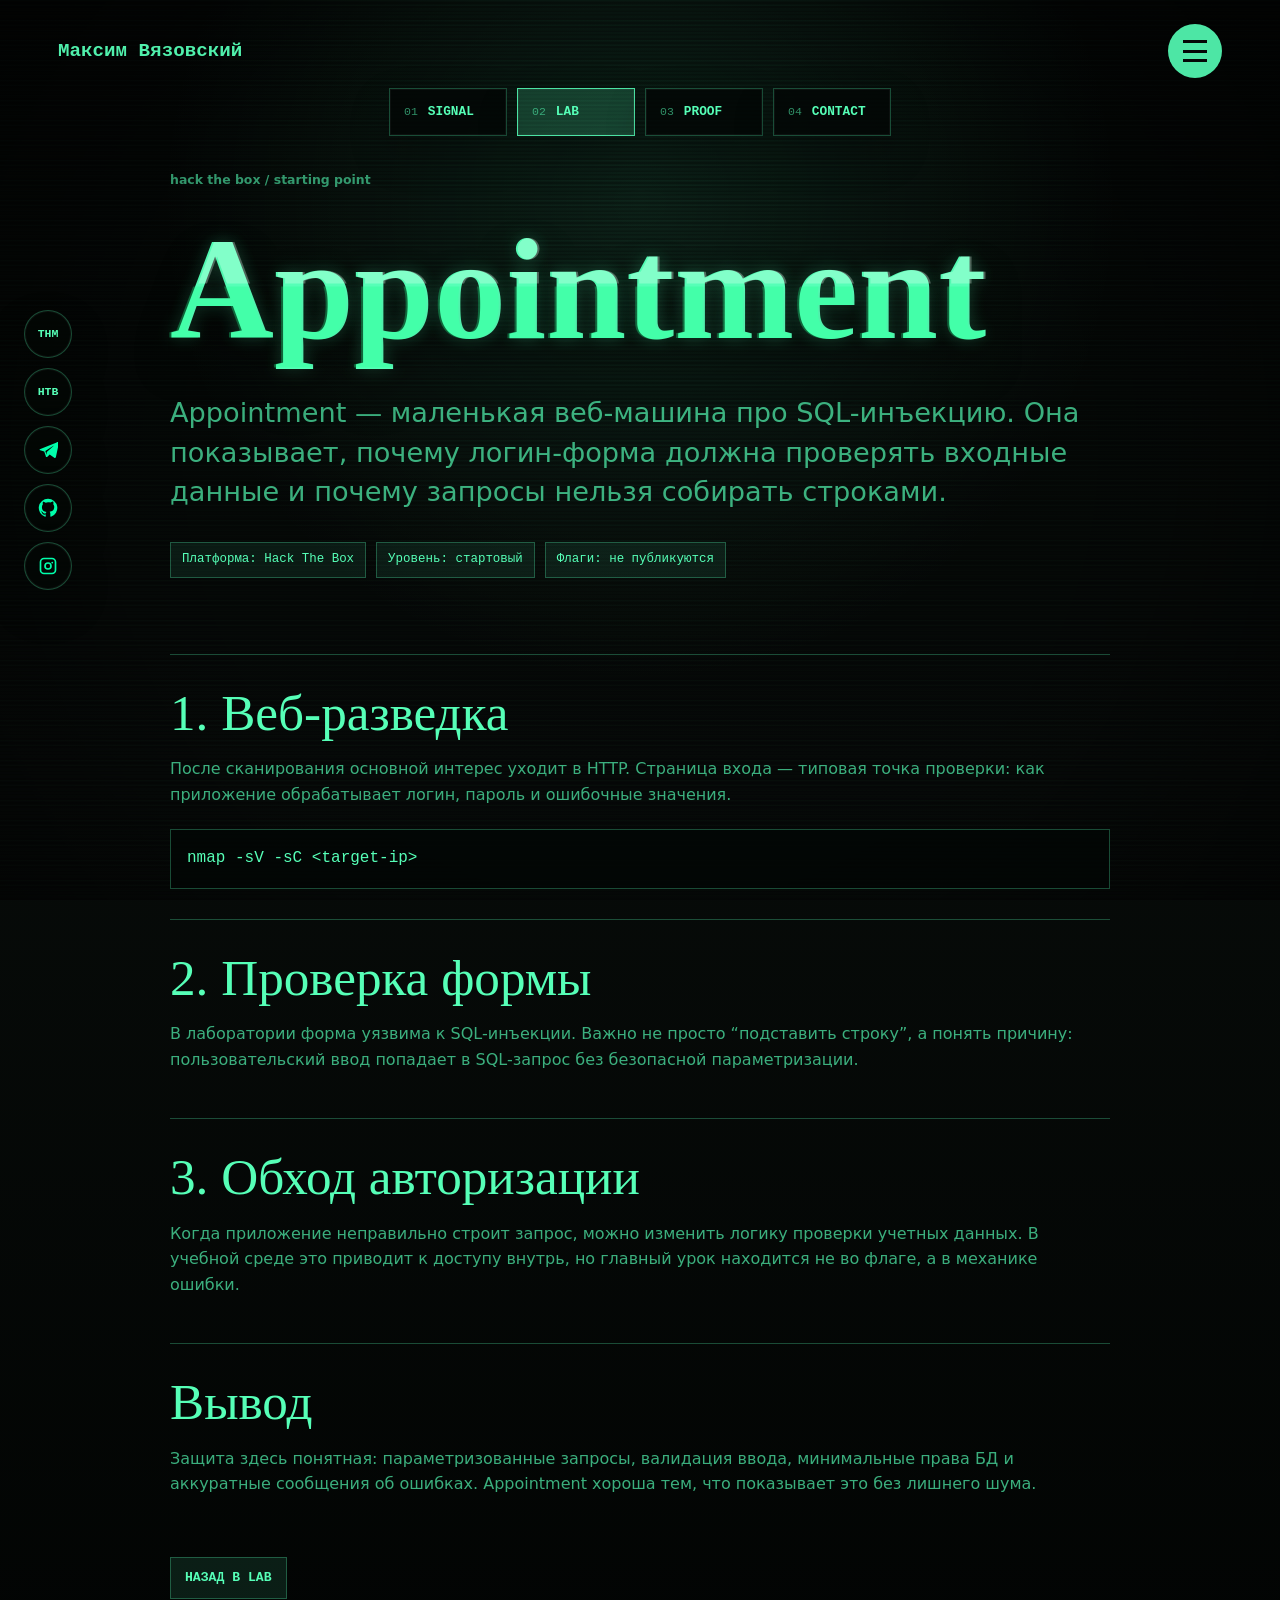
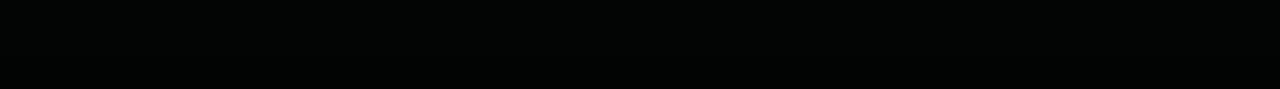
<file: writeups/htb-appointment.html>
<!doctype html>
<html lang="ru">
  <head>
    <meta charset="utf-8" />
    <meta name="viewport" content="width=device-width, initial-scale=1" />
    <title>HTB Appointment — Максим Вязовский</title>
    <meta
      name="description"
      content="Авторский разбор учебной машины Hack The Box Appointment без публикации флага."
    />
    <link rel="stylesheet" href="../styles.css" />
    <script src="../matrix.js" defer></script>
  </head>
  <body class="terminal-page writeup-page">
    <canvas class="matrix-rain" aria-hidden="true"></canvas>
    <header class="site-header">
      <a class="brand" href="../index.html#top">Максим Вязовский</a>
      <nav class="nav" aria-label="Главная навигация">
        <a href="../index.html#poems">Стихи</a>
        <a href="../index.html#art">Картины</a>
        <a href="../index.html#music">Песни</a>
        <a href="../volny-rasskaz.html">Рассказ</a>
        <a href="../index.html#life">Жизнь</a>
      </nav>
    </header>
    <nav class="social-rail" aria-label="Профили Максима">
      <a href="https://tryhackme.com/p/swabird" target="_blank" rel="noopener">THM</a>
      <a href="https://profile.hackthebox.com/profile/019d1ac4-aeeb-70f4-bd2c-98cd68e0b892" target="_blank" rel="noopener">HTB</a>
      <a href="https://t.me/swab1rd" target="_blank" rel="noopener"><img src="../assets/icons/telegram.svg" alt="" /></a>
      <a href="https://github.com/swabird" target="_blank" rel="noopener" aria-label="GitHub профиль swabird"><img src="../assets/icons/github.svg" alt="" /></a>
      <a href="https://www.instagram.com/swab1rd" target="_blank" rel="noopener" aria-label="Instagram swab1rd"><img src="../assets/icons/instagram.svg" alt="" /></a>
    </nav>
    <nav class="bottom-dock" aria-label="Быстрые страницы">
      <a href="../signal.html"><span>01</span><strong>signal</strong></a>
      <a class="active" href="../lab.html"><span>02</span><strong>lab</strong></a>
      <a href="../proof.html"><span>03</span><strong>proof</strong></a>
      <a href="../contact.html"><span>04</span><strong>contact</strong></a>
    </nav>

    <main class="writeup-main">
      <article class="writeup-article">
        <p class="eyebrow">hack the box / starting point</p>
        <h1 class="glitch" data-text="Appointment">Appointment</h1>
        <p class="writeup-lead">
          Appointment — маленькая веб-машина про SQL-инъекцию. Она показывает,
          почему логин-форма должна проверять входные данные и почему запросы
          нельзя собирать строками.
        </p>

        <div class="writeup-meta">
          <span>Платформа: Hack The Box</span>
          <span>Уровень: стартовый</span>
          <span>Флаги: не публикуются</span>
        </div>

        <section>
          <h2>1. Веб-разведка</h2>
          <p>
            После сканирования основной интерес уходит в HTTP. Страница входа —
            типовая точка проверки: как приложение обрабатывает логин, пароль и
            ошибочные значения.
          </p>
          <pre><code>nmap -sV -sC &lt;target-ip&gt;</code></pre>
        </section>

        <section>
          <h2>2. Проверка формы</h2>
          <p>
            В лаборатории форма уязвима к SQL-инъекции. Важно не просто
            “подставить строку”, а понять причину: пользовательский ввод
            попадает в SQL-запрос без безопасной параметризации.
          </p>
        </section>

        <section>
          <h2>3. Обход авторизации</h2>
          <p>
            Когда приложение неправильно строит запрос, можно изменить логику
            проверки учетных данных. В учебной среде это приводит к доступу
            внутрь, но главный урок находится не во флаге, а в механике ошибки.
          </p>
        </section>

        <section>
          <h2>Вывод</h2>
          <p>
            Защита здесь понятная: параметризованные запросы, валидация ввода,
            минимальные права БД и аккуратные сообщения об ошибках. Appointment
            хороша тем, что показывает это без лишнего шума.
          </p>
        </section>

        <a class="writeup-back" href="../lab.html">Назад в Lab</a>
      </article>
    </main>
  </body>
</html>
</file>
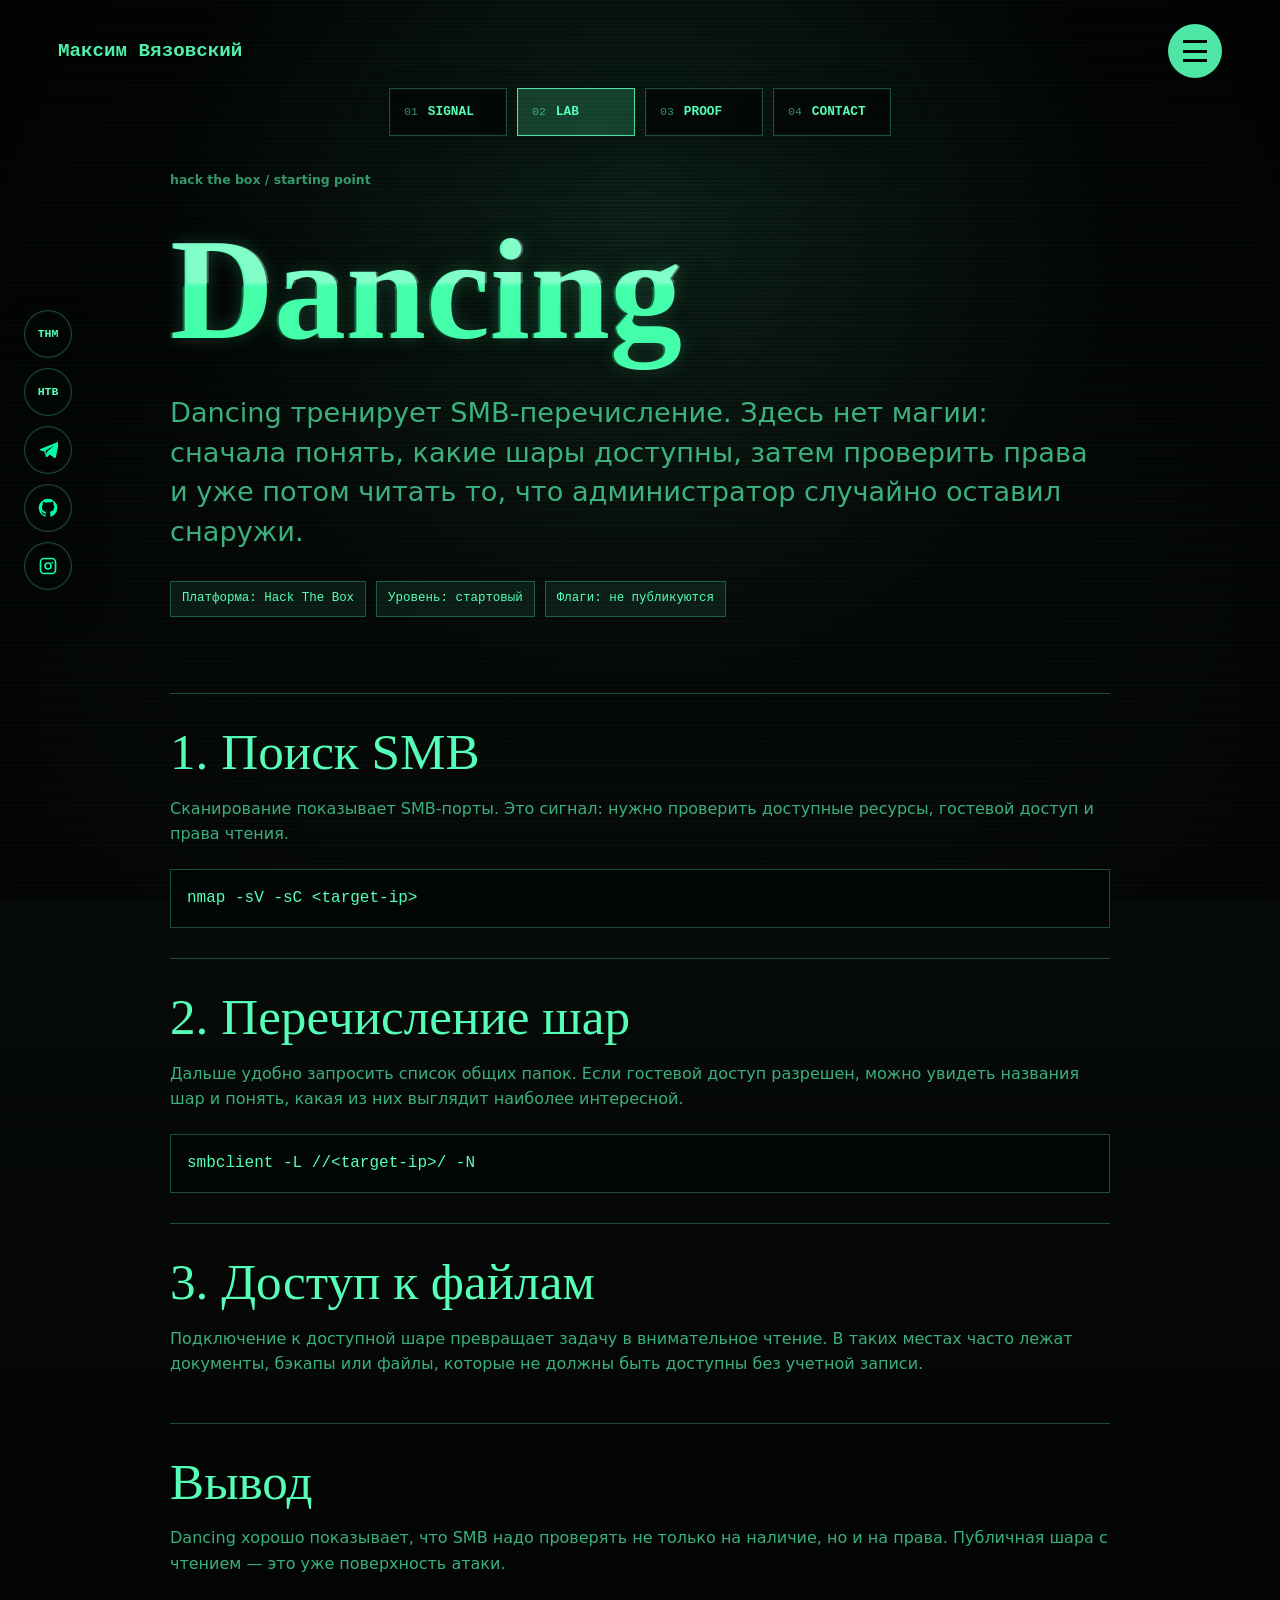
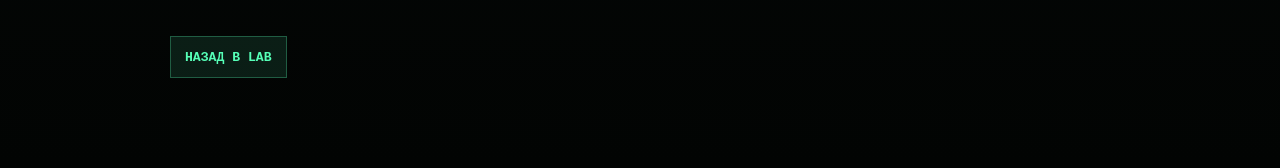
<file: writeups/htb-dancing.html>
<!doctype html>
<html lang="ru">
  <head>
    <meta charset="utf-8" />
    <meta name="viewport" content="width=device-width, initial-scale=1" />
    <title>HTB Dancing — Максим Вязовский</title>
    <meta
      name="description"
      content="Авторский разбор учебной машины Hack The Box Dancing без публикации флага."
    />
    <link rel="stylesheet" href="../styles.css" />
    <script src="../matrix.js" defer></script>
  </head>
  <body class="terminal-page writeup-page">
    <canvas class="matrix-rain" aria-hidden="true"></canvas>
    <header class="site-header">
      <a class="brand" href="../index.html#top">Максим Вязовский</a>
      <nav class="nav" aria-label="Главная навигация">
        <a href="../index.html#poems">Стихи</a>
        <a href="../index.html#art">Картины</a>
        <a href="../index.html#music">Песни</a>
        <a href="../volny-rasskaz.html">Рассказ</a>
        <a href="../index.html#life">Жизнь</a>
      </nav>
    </header>
    <nav class="social-rail" aria-label="Профили Максима">
      <a href="https://tryhackme.com/p/swabird" target="_blank" rel="noopener">THM</a>
      <a href="https://profile.hackthebox.com/profile/019d1ac4-aeeb-70f4-bd2c-98cd68e0b892" target="_blank" rel="noopener">HTB</a>
      <a href="https://t.me/swab1rd" target="_blank" rel="noopener"><img src="../assets/icons/telegram.svg" alt="" /></a>
      <a href="https://github.com/swabird" target="_blank" rel="noopener" aria-label="GitHub профиль swabird"><img src="../assets/icons/github.svg" alt="" /></a>
      <a href="https://www.instagram.com/swab1rd" target="_blank" rel="noopener" aria-label="Instagram swab1rd"><img src="../assets/icons/instagram.svg" alt="" /></a>
    </nav>
    <nav class="bottom-dock" aria-label="Быстрые страницы">
      <a href="../signal.html"><span>01</span><strong>signal</strong></a>
      <a class="active" href="../lab.html"><span>02</span><strong>lab</strong></a>
      <a href="../proof.html"><span>03</span><strong>proof</strong></a>
      <a href="../contact.html"><span>04</span><strong>contact</strong></a>
    </nav>

    <main class="writeup-main">
      <article class="writeup-article">
        <p class="eyebrow">hack the box / starting point</p>
        <h1 class="glitch" data-text="Dancing">Dancing</h1>
        <p class="writeup-lead">
          Dancing тренирует SMB-перечисление. Здесь нет магии: сначала понять,
          какие шары доступны, затем проверить права и уже потом читать то, что
          администратор случайно оставил снаружи.
        </p>

        <div class="writeup-meta">
          <span>Платформа: Hack The Box</span>
          <span>Уровень: стартовый</span>
          <span>Флаги: не публикуются</span>
        </div>

        <section>
          <h2>1. Поиск SMB</h2>
          <p>
            Сканирование показывает SMB-порты. Это сигнал: нужно проверить
            доступные ресурсы, гостевой доступ и права чтения.
          </p>
          <pre><code>nmap -sV -sC &lt;target-ip&gt;</code></pre>
        </section>

        <section>
          <h2>2. Перечисление шар</h2>
          <p>
            Дальше удобно запросить список общих папок. Если гостевой доступ
            разрешен, можно увидеть названия шар и понять, какая из них выглядит
            наиболее интересной.
          </p>
          <pre><code>smbclient -L //&lt;target-ip&gt;/ -N</code></pre>
        </section>

        <section>
          <h2>3. Доступ к файлам</h2>
          <p>
            Подключение к доступной шаре превращает задачу в внимательное
            чтение. В таких местах часто лежат документы, бэкапы или файлы,
            которые не должны быть доступны без учетной записи.
          </p>
        </section>

        <section>
          <h2>Вывод</h2>
          <p>
            Dancing хорошо показывает, что SMB надо проверять не только на
            наличие, но и на права. Публичная шара с чтением — это уже
            поверхность атаки.
          </p>
        </section>

        <a class="writeup-back" href="../lab.html">Назад в Lab</a>
      </article>
    </main>
  </body>
</html>
</file>
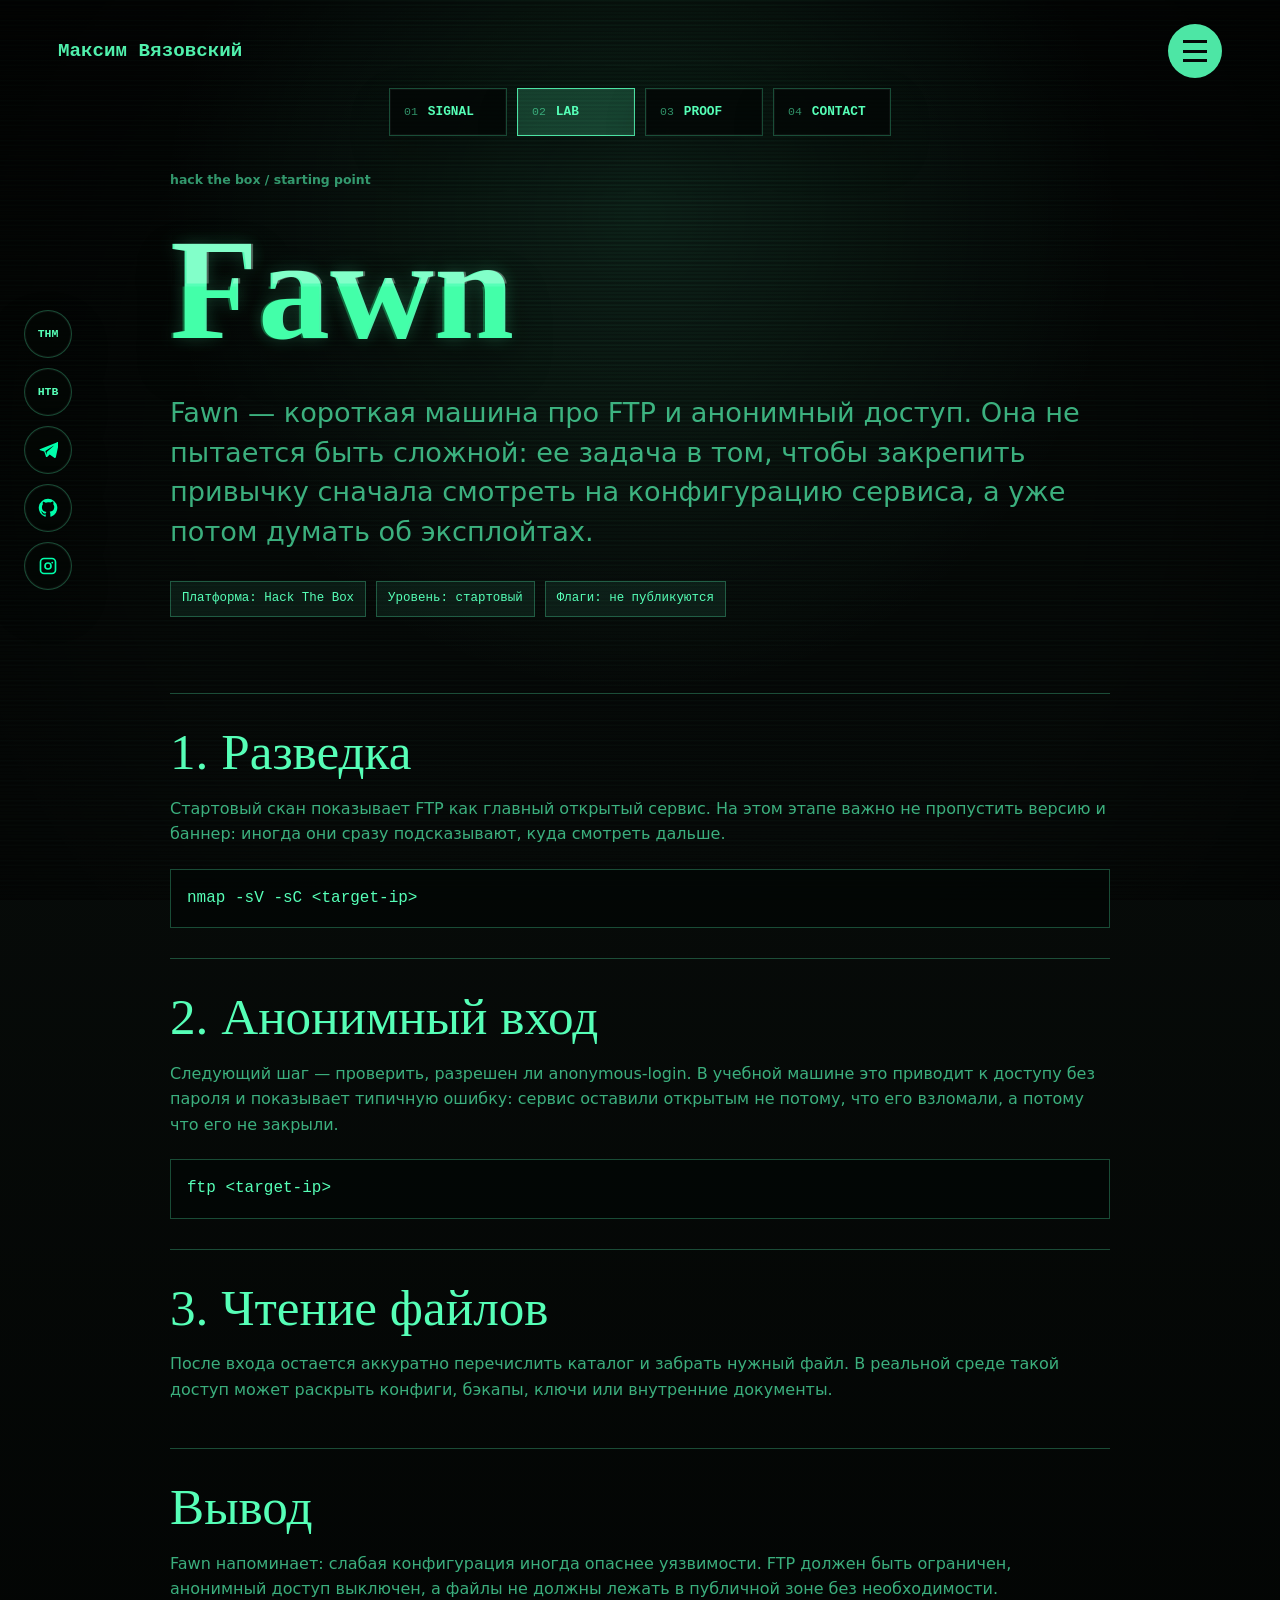
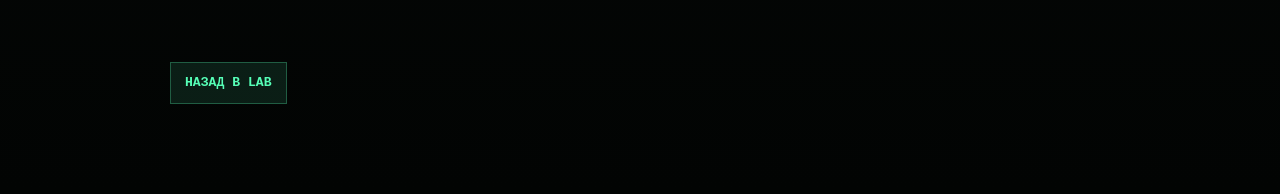
<file: writeups/htb-fawn.html>
<!doctype html>
<html lang="ru">
  <head>
    <meta charset="utf-8" />
    <meta name="viewport" content="width=device-width, initial-scale=1" />
    <title>HTB Fawn — Максим Вязовский</title>
    <meta
      name="description"
      content="Авторский разбор учебной машины Hack The Box Fawn без публикации флага."
    />
    <link rel="stylesheet" href="../styles.css" />
    <script src="../matrix.js" defer></script>
  </head>
  <body class="terminal-page writeup-page">
    <canvas class="matrix-rain" aria-hidden="true"></canvas>
    <header class="site-header">
      <a class="brand" href="../index.html#top">Максим Вязовский</a>
      <nav class="nav" aria-label="Главная навигация">
        <a href="../index.html#poems">Стихи</a>
        <a href="../index.html#art">Картины</a>
        <a href="../index.html#music">Песни</a>
        <a href="../volny-rasskaz.html">Рассказ</a>
        <a href="../index.html#life">Жизнь</a>
      </nav>
    </header>
    <nav class="social-rail" aria-label="Профили Максима">
      <a href="https://tryhackme.com/p/swabird" target="_blank" rel="noopener">THM</a>
      <a href="https://profile.hackthebox.com/profile/019d1ac4-aeeb-70f4-bd2c-98cd68e0b892" target="_blank" rel="noopener">HTB</a>
      <a href="https://t.me/swab1rd" target="_blank" rel="noopener"><img src="../assets/icons/telegram.svg" alt="" /></a>
      <a href="https://github.com/swabird" target="_blank" rel="noopener" aria-label="GitHub профиль swabird"><img src="../assets/icons/github.svg" alt="" /></a>
      <a href="https://www.instagram.com/swab1rd" target="_blank" rel="noopener" aria-label="Instagram swab1rd"><img src="../assets/icons/instagram.svg" alt="" /></a>
    </nav>
    <nav class="bottom-dock" aria-label="Быстрые страницы">
      <a href="../signal.html"><span>01</span><strong>signal</strong></a>
      <a class="active" href="../lab.html"><span>02</span><strong>lab</strong></a>
      <a href="../proof.html"><span>03</span><strong>proof</strong></a>
      <a href="../contact.html"><span>04</span><strong>contact</strong></a>
    </nav>

    <main class="writeup-main">
      <article class="writeup-article">
        <p class="eyebrow">hack the box / starting point</p>
        <h1 class="glitch" data-text="Fawn">Fawn</h1>
        <p class="writeup-lead">
          Fawn — короткая машина про FTP и анонимный доступ. Она не пытается
          быть сложной: ее задача в том, чтобы закрепить привычку сначала
          смотреть на конфигурацию сервиса, а уже потом думать об эксплойтах.
        </p>

        <div class="writeup-meta">
          <span>Платформа: Hack The Box</span>
          <span>Уровень: стартовый</span>
          <span>Флаги: не публикуются</span>
        </div>

        <section>
          <h2>1. Разведка</h2>
          <p>
            Стартовый скан показывает FTP как главный открытый сервис. На этом
            этапе важно не пропустить версию и баннер: иногда они сразу
            подсказывают, куда смотреть дальше.
          </p>
          <pre><code>nmap -sV -sC &lt;target-ip&gt;</code></pre>
        </section>

        <section>
          <h2>2. Анонимный вход</h2>
          <p>
            Следующий шаг — проверить, разрешен ли anonymous-login. В учебной
            машине это приводит к доступу без пароля и показывает типичную
            ошибку: сервис оставили открытым не потому, что его взломали, а
            потому что его не закрыли.
          </p>
          <pre><code>ftp &lt;target-ip&gt;</code></pre>
        </section>

        <section>
          <h2>3. Чтение файлов</h2>
          <p>
            После входа остается аккуратно перечислить каталог и забрать нужный
            файл. В реальной среде такой доступ может раскрыть конфиги, бэкапы,
            ключи или внутренние документы.
          </p>
        </section>

        <section>
          <h2>Вывод</h2>
          <p>
            Fawn напоминает: слабая конфигурация иногда опаснее уязвимости.
            FTP должен быть ограничен, анонимный доступ выключен, а файлы не
            должны лежать в публичной зоне без необходимости.
          </p>
        </section>

        <a class="writeup-back" href="../lab.html">Назад в Lab</a>
      </article>
    </main>
  </body>
</html>
</file>
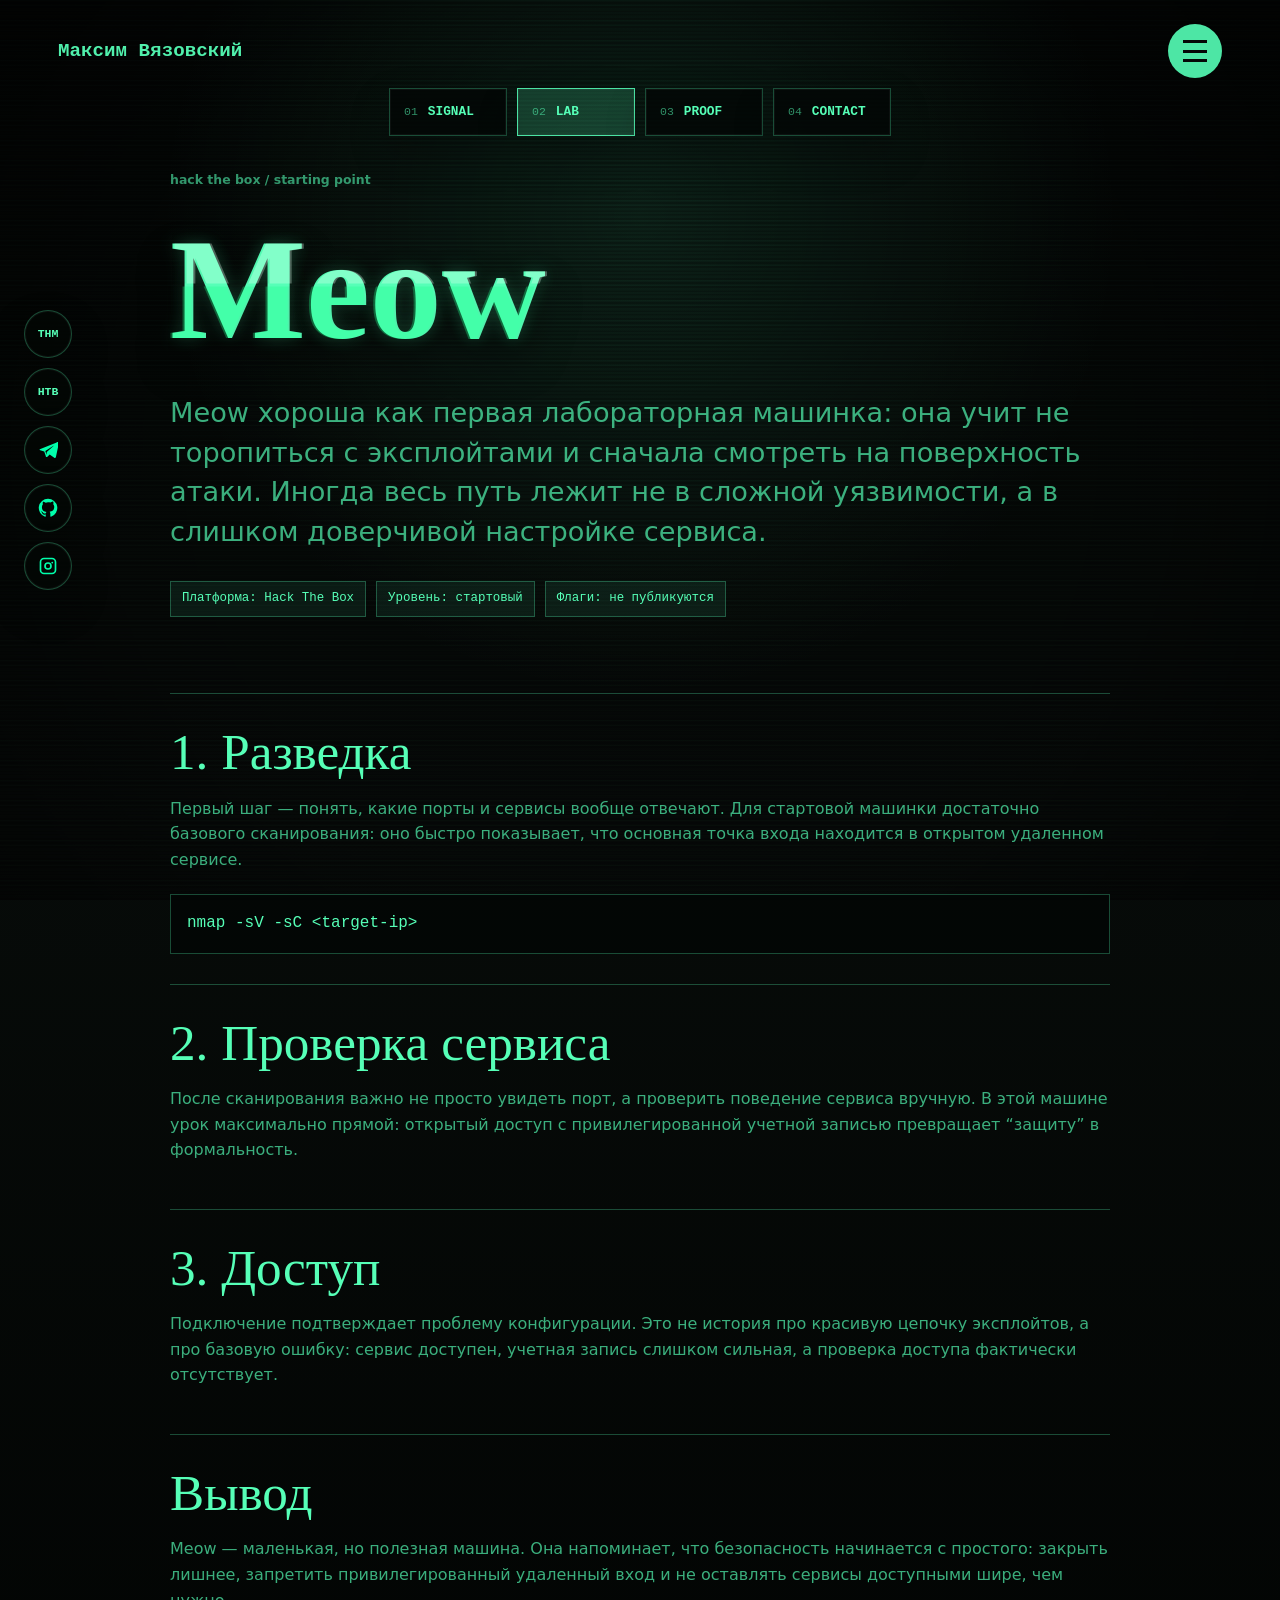
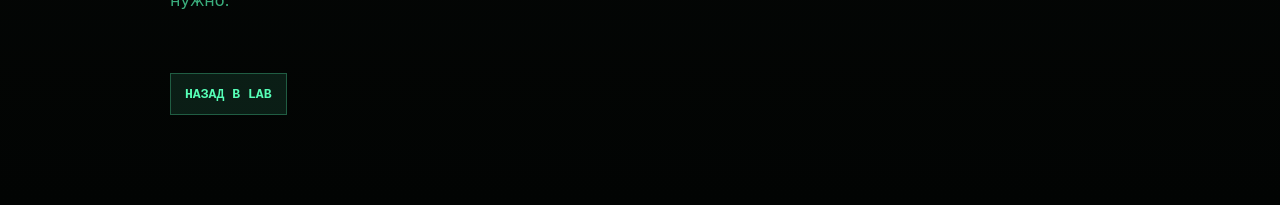
<file: writeups/htb-meow.html>
<!doctype html>
<html lang="ru">
  <head>
    <meta charset="utf-8" />
    <meta name="viewport" content="width=device-width, initial-scale=1" />
    <title>HTB Meow — Максим Вязовский</title>
    <meta
      name="description"
      content="Авторский разбор учебной машины Hack The Box Meow без публикации флага."
    />
    <link rel="stylesheet" href="../styles.css" />
    <script src="../matrix.js" defer></script>
  </head>
  <body class="terminal-page writeup-page">
    <canvas class="matrix-rain" aria-hidden="true"></canvas>
    <header class="site-header">
      <a class="brand" href="../index.html#top">Максим Вязовский</a>
      <nav class="nav" aria-label="Главная навигация">
        <a href="../index.html#poems">Стихи</a>
        <a href="../index.html#art">Картины</a>
        <a href="../index.html#music">Песни</a>
        <a href="../volny-rasskaz.html">Рассказ</a>
        <a href="../index.html#life">Жизнь</a>
      </nav>
    </header>
    <nav class="social-rail" aria-label="Профили Максима">
      <a href="https://tryhackme.com/p/swabird" target="_blank" rel="noopener">THM</a>
      <a href="https://profile.hackthebox.com/profile/019d1ac4-aeeb-70f4-bd2c-98cd68e0b892" target="_blank" rel="noopener">HTB</a>
      <a href="https://t.me/swab1rd" target="_blank" rel="noopener"><img src="../assets/icons/telegram.svg" alt="" /></a>
      <a href="https://github.com/swabird" target="_blank" rel="noopener" aria-label="GitHub профиль swabird"><img src="../assets/icons/github.svg" alt="" /></a>
      <a href="https://www.instagram.com/swab1rd" target="_blank" rel="noopener" aria-label="Instagram swab1rd"><img src="../assets/icons/instagram.svg" alt="" /></a>
    </nav>
    <nav class="bottom-dock" aria-label="Быстрые страницы">
      <a href="../signal.html"><span>01</span><strong>signal</strong></a>
      <a class="active" href="../lab.html"><span>02</span><strong>lab</strong></a>
      <a href="../proof.html"><span>03</span><strong>proof</strong></a>
      <a href="../contact.html"><span>04</span><strong>contact</strong></a>
    </nav>

    <main class="writeup-main">
      <article class="writeup-article">
        <p class="eyebrow">hack the box / starting point</p>
        <h1 class="glitch" data-text="Meow">Meow</h1>
        <p class="writeup-lead">
          Meow хороша как первая лабораторная машинка: она учит не торопиться с
          эксплойтами и сначала смотреть на поверхность атаки. Иногда весь путь
          лежит не в сложной уязвимости, а в слишком доверчивой настройке сервиса.
        </p>

        <div class="writeup-meta">
          <span>Платформа: Hack The Box</span>
          <span>Уровень: стартовый</span>
          <span>Флаги: не публикуются</span>
        </div>

        <section>
          <h2>1. Разведка</h2>
          <p>
            Первый шаг — понять, какие порты и сервисы вообще отвечают. Для
            стартовой машинки достаточно базового сканирования: оно быстро
            показывает, что основная точка входа находится в открытом удаленном
            сервисе.
          </p>
          <pre><code>nmap -sV -sC &lt;target-ip&gt;</code></pre>
        </section>

        <section>
          <h2>2. Проверка сервиса</h2>
          <p>
            После сканирования важно не просто увидеть порт, а проверить
            поведение сервиса вручную. В этой машине урок максимально прямой:
            открытый доступ с привилегированной учетной записью превращает
            “защиту” в формальность.
          </p>
        </section>

        <section>
          <h2>3. Доступ</h2>
          <p>
            Подключение подтверждает проблему конфигурации. Это не история про
            красивую цепочку эксплойтов, а про базовую ошибку: сервис доступен,
            учетная запись слишком сильная, а проверка доступа фактически
            отсутствует.
          </p>
        </section>

        <section>
          <h2>Вывод</h2>
          <p>
            Meow — маленькая, но полезная машина. Она напоминает, что
            безопасность начинается с простого: закрыть лишнее, запретить
            привилегированный удаленный вход и не оставлять сервисы доступными
            шире, чем нужно.
          </p>
        </section>

        <a class="writeup-back" href="../lab.html">Назад в Lab</a>
      </article>
    </main>
  </body>
</html>
</file>
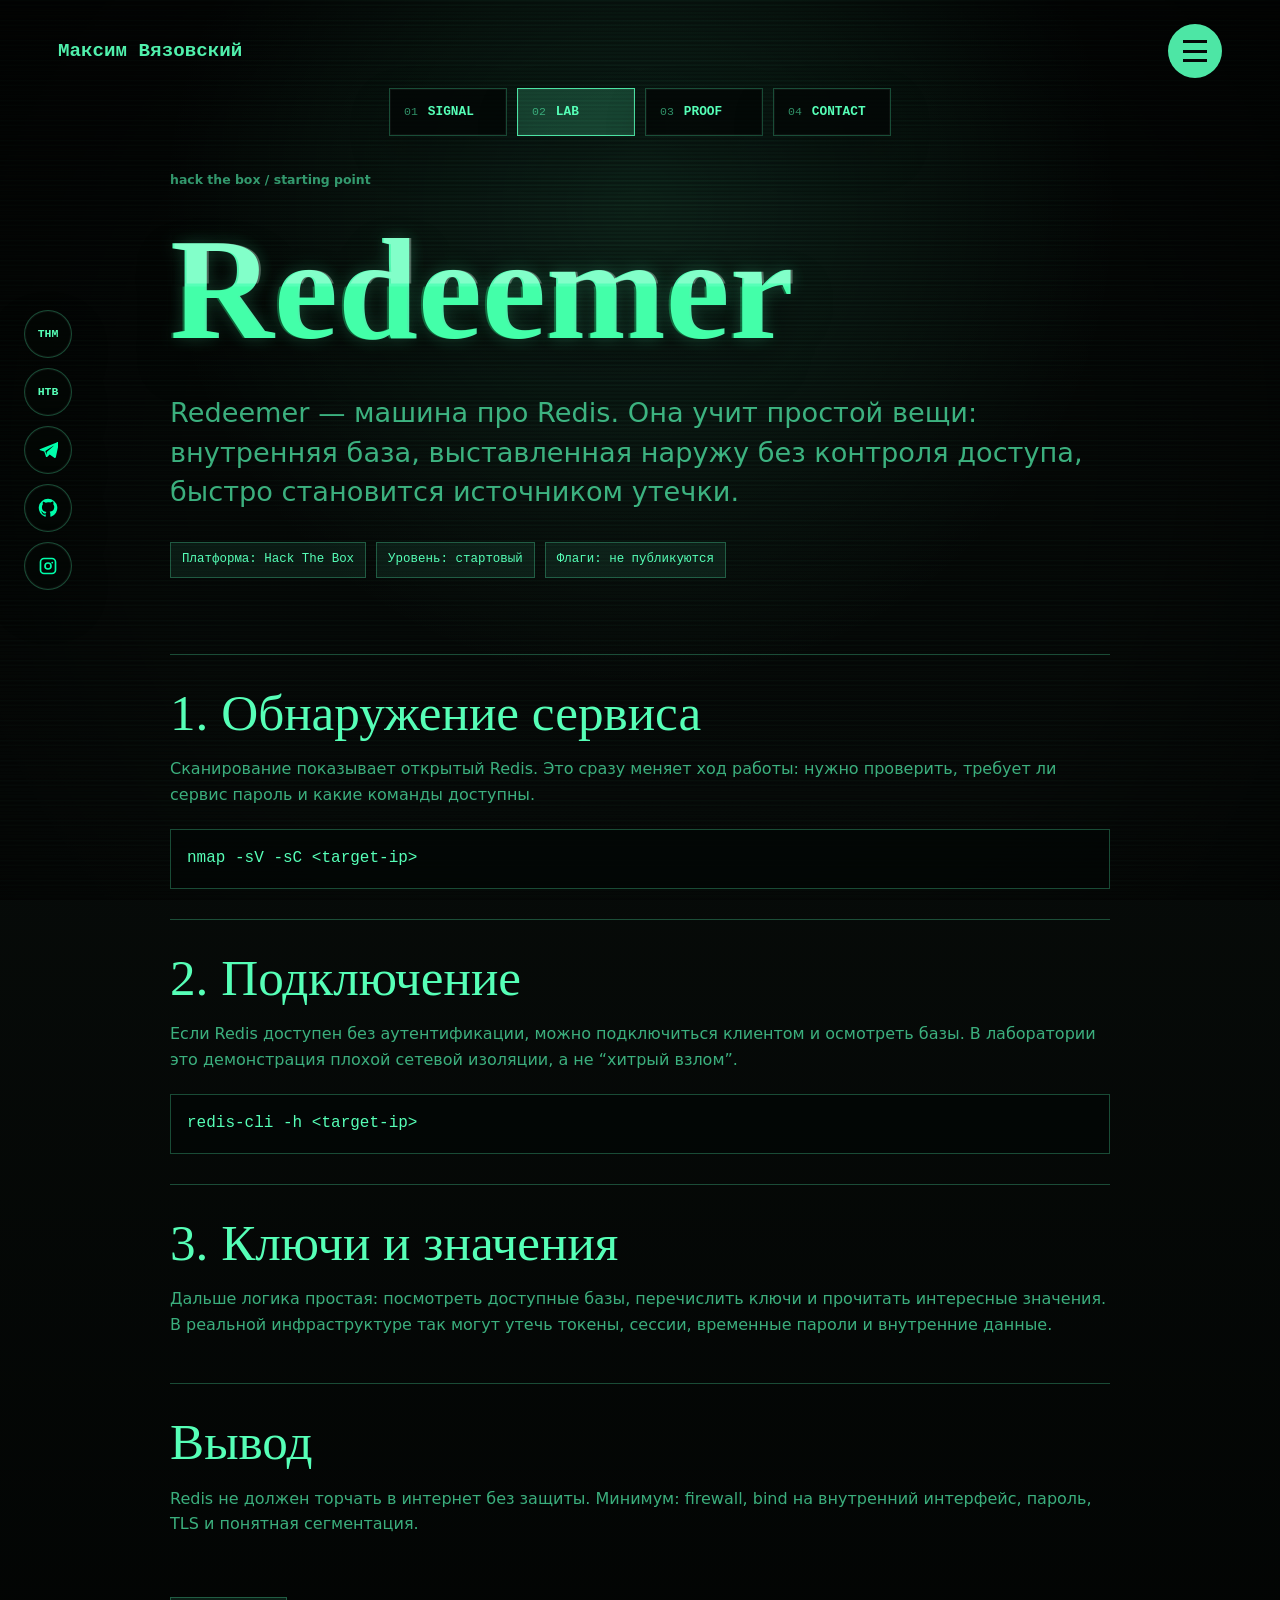
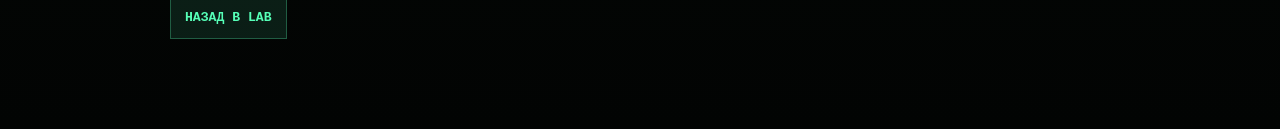
<file: writeups/htb-redeemer.html>
<!doctype html>
<html lang="ru">
  <head>
    <meta charset="utf-8" />
    <meta name="viewport" content="width=device-width, initial-scale=1" />
    <title>HTB Redeemer — Максим Вязовский</title>
    <meta
      name="description"
      content="Авторский разбор учебной машины Hack The Box Redeemer без публикации флага."
    />
    <link rel="stylesheet" href="../styles.css" />
    <script src="../matrix.js" defer></script>
  </head>
  <body class="terminal-page writeup-page">
    <canvas class="matrix-rain" aria-hidden="true"></canvas>
    <header class="site-header">
      <a class="brand" href="../index.html#top">Максим Вязовский</a>
      <nav class="nav" aria-label="Главная навигация">
        <a href="../index.html#poems">Стихи</a>
        <a href="../index.html#art">Картины</a>
        <a href="../index.html#music">Песни</a>
        <a href="../volny-rasskaz.html">Рассказ</a>
        <a href="../index.html#life">Жизнь</a>
      </nav>
    </header>
    <nav class="social-rail" aria-label="Профили Максима">
      <a href="https://tryhackme.com/p/swabird" target="_blank" rel="noopener">THM</a>
      <a href="https://profile.hackthebox.com/profile/019d1ac4-aeeb-70f4-bd2c-98cd68e0b892" target="_blank" rel="noopener">HTB</a>
      <a href="https://t.me/swab1rd" target="_blank" rel="noopener"><img src="../assets/icons/telegram.svg" alt="" /></a>
      <a href="https://github.com/swabird" target="_blank" rel="noopener" aria-label="GitHub профиль swabird"><img src="../assets/icons/github.svg" alt="" /></a>
      <a href="https://www.instagram.com/swab1rd" target="_blank" rel="noopener" aria-label="Instagram swab1rd"><img src="../assets/icons/instagram.svg" alt="" /></a>
    </nav>
    <nav class="bottom-dock" aria-label="Быстрые страницы">
      <a href="../signal.html"><span>01</span><strong>signal</strong></a>
      <a class="active" href="../lab.html"><span>02</span><strong>lab</strong></a>
      <a href="../proof.html"><span>03</span><strong>proof</strong></a>
      <a href="../contact.html"><span>04</span><strong>contact</strong></a>
    </nav>

    <main class="writeup-main">
      <article class="writeup-article">
        <p class="eyebrow">hack the box / starting point</p>
        <h1 class="glitch" data-text="Redeemer">Redeemer</h1>
        <p class="writeup-lead">
          Redeemer — машина про Redis. Она учит простой вещи: внутренняя база,
          выставленная наружу без контроля доступа, быстро становится источником
          утечки.
        </p>

        <div class="writeup-meta">
          <span>Платформа: Hack The Box</span>
          <span>Уровень: стартовый</span>
          <span>Флаги: не публикуются</span>
        </div>

        <section>
          <h2>1. Обнаружение сервиса</h2>
          <p>
            Сканирование показывает открытый Redis. Это сразу меняет ход работы:
            нужно проверить, требует ли сервис пароль и какие команды доступны.
          </p>
          <pre><code>nmap -sV -sC &lt;target-ip&gt;</code></pre>
        </section>

        <section>
          <h2>2. Подключение</h2>
          <p>
            Если Redis доступен без аутентификации, можно подключиться клиентом
            и осмотреть базы. В лаборатории это демонстрация плохой сетевой
            изоляции, а не “хитрый взлом”.
          </p>
          <pre><code>redis-cli -h &lt;target-ip&gt;</code></pre>
        </section>

        <section>
          <h2>3. Ключи и значения</h2>
          <p>
            Дальше логика простая: посмотреть доступные базы, перечислить ключи
            и прочитать интересные значения. В реальной инфраструктуре так
            могут утечь токены, сессии, временные пароли и внутренние данные.
          </p>
        </section>

        <section>
          <h2>Вывод</h2>
          <p>
            Redis не должен торчать в интернет без защиты. Минимум: firewall,
            bind на внутренний интерфейс, пароль, TLS и понятная сегментация.
          </p>
        </section>

        <a class="writeup-back" href="../lab.html">Назад в Lab</a>
      </article>
    </main>
  </body>
</html>
</file>
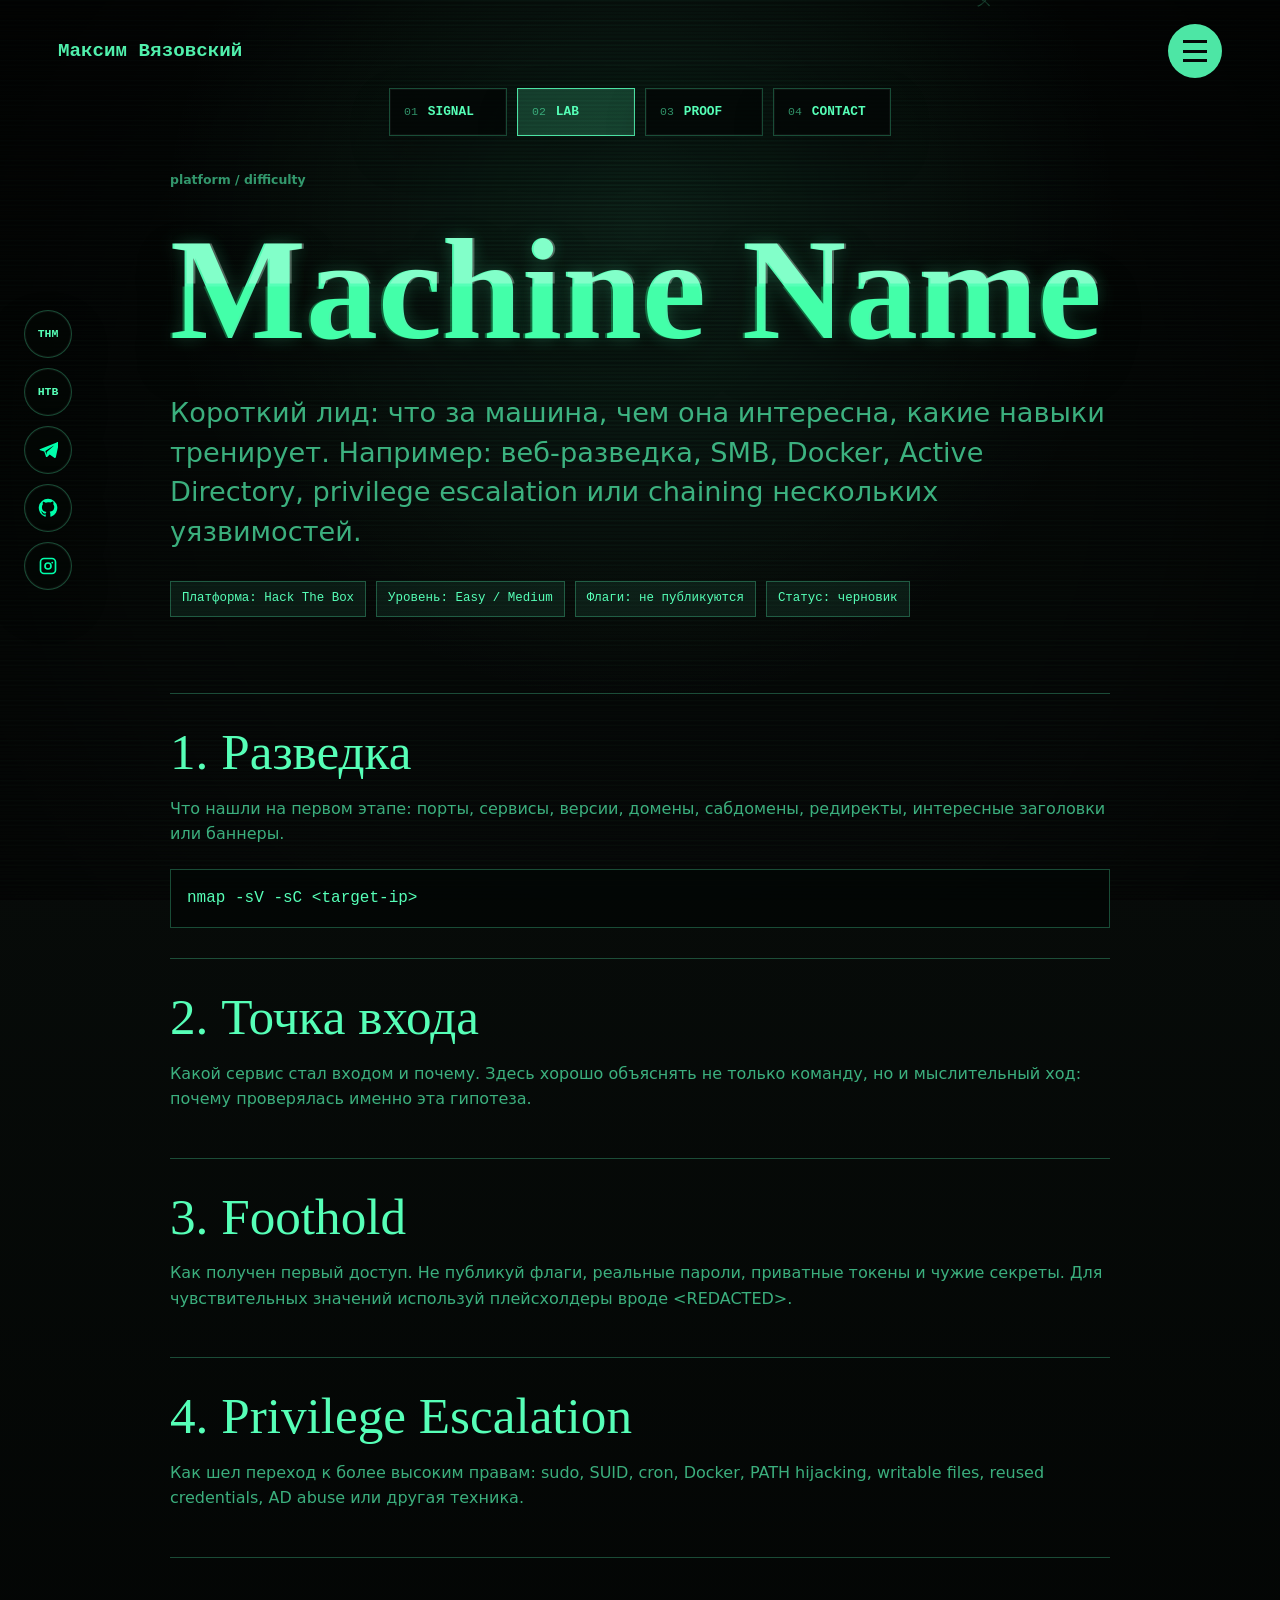
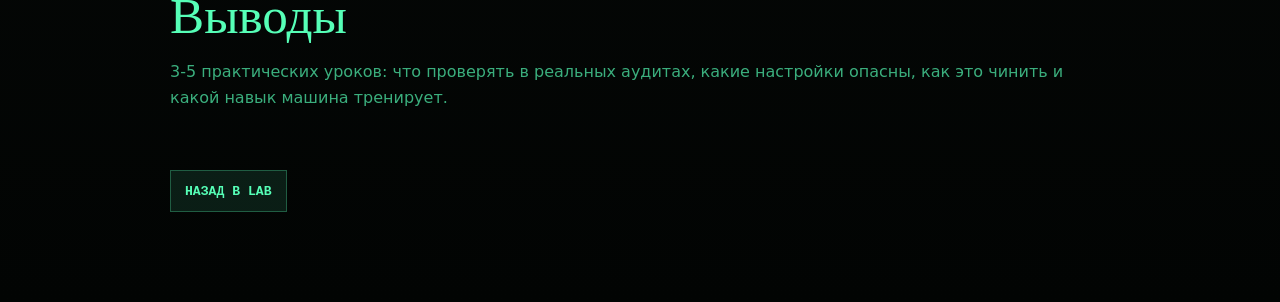
<file: writeups/template.html>
<!doctype html>
<html lang="ru">
  <head>
    <meta charset="utf-8" />
    <meta name="viewport" content="width=device-width, initial-scale=1" />
    <title>Write-up Template — Максим Вязовский</title>
    <meta
      name="description"
      content="Шаблон страницы для будущих write-up статей Максима Вязовского."
    />
    <link rel="stylesheet" href="../styles.css" />
    <script src="../matrix.js" defer></script>
  </head>
  <body class="terminal-page writeup-page">
    <canvas class="matrix-rain" aria-hidden="true"></canvas>
    <header class="site-header">
      <a class="brand" href="../index.html#top">Максим Вязовский</a>
      <nav class="nav" aria-label="Главная навигация">
        <a href="../index.html#poems">Стихи</a>
        <a href="../index.html#art">Картины</a>
        <a href="../index.html#music">Песни</a>
        <a href="../volny-rasskaz.html">Рассказ</a>
        <a href="../index.html#life">Жизнь</a>
      </nav>
    </header>
    <nav class="social-rail" aria-label="Профили Максима">
      <a href="https://tryhackme.com/p/swabird" target="_blank" rel="noopener">THM</a>
      <a href="https://profile.hackthebox.com/profile/019d1ac4-aeeb-70f4-bd2c-98cd68e0b892" target="_blank" rel="noopener">HTB</a>
      <a href="https://t.me/swab1rd" target="_blank" rel="noopener"><img src="../assets/icons/telegram.svg" alt="" /></a>
      <a href="https://github.com/swabird" target="_blank" rel="noopener" aria-label="GitHub профиль swabird"><img src="../assets/icons/github.svg" alt="" /></a>
      <a href="https://www.instagram.com/swab1rd" target="_blank" rel="noopener" aria-label="Instagram swab1rd"><img src="../assets/icons/instagram.svg" alt="" /></a>
    </nav>
    <nav class="bottom-dock" aria-label="Быстрые страницы">
      <a href="../signal.html"><span>01</span><strong>signal</strong></a>
      <a class="active" href="../lab.html"><span>02</span><strong>lab</strong></a>
      <a href="../proof.html"><span>03</span><strong>proof</strong></a>
      <a href="../contact.html"><span>04</span><strong>contact</strong></a>
    </nav>

    <main class="writeup-main">
      <article class="writeup-article">
        <p class="eyebrow">platform / difficulty</p>
        <h1 class="glitch" data-text="Machine Name">Machine Name</h1>
        <p class="writeup-lead">
          Короткий лид: что за машина, чем она интересна, какие навыки
          тренирует. Например: веб-разведка, SMB, Docker, Active Directory,
          privilege escalation или chaining нескольких уязвимостей.
        </p>

        <div class="writeup-meta">
          <span>Платформа: Hack The Box</span>
          <span>Уровень: Easy / Medium</span>
          <span>Флаги: не публикуются</span>
          <span>Статус: черновик</span>
        </div>

        <section>
          <h2>1. Разведка</h2>
          <p>
            Что нашли на первом этапе: порты, сервисы, версии, домены,
            сабдомены, редиректы, интересные заголовки или баннеры.
          </p>
          <pre><code>nmap -sV -sC &lt;target-ip&gt;</code></pre>
        </section>

        <section>
          <h2>2. Точка входа</h2>
          <p>
            Какой сервис стал входом и почему. Здесь хорошо объяснять не только
            команду, но и мыслительный ход: почему проверялась именно эта
            гипотеза.
          </p>
        </section>

        <section>
          <h2>3. Foothold</h2>
          <p>
            Как получен первый доступ. Не публикуй флаги, реальные пароли,
            приватные токены и чужие секреты. Для чувствительных значений
            используй плейсхолдеры вроде &lt;REDACTED&gt;.
          </p>
        </section>

        <section>
          <h2>4. Privilege Escalation</h2>
          <p>
            Как шел переход к более высоким правам: sudo, SUID, cron, Docker,
            PATH hijacking, writable files, reused credentials, AD abuse или
            другая техника.
          </p>
        </section>

        <section>
          <h2>Выводы</h2>
          <p>
            3-5 практических уроков: что проверять в реальных аудитах, какие
            настройки опасны, как это чинить и какой навык машина тренирует.
          </p>
        </section>

        <a class="writeup-back" href="../lab.html">Назад в Lab</a>
      </article>
    </main>
  </body>
</html>
</file>
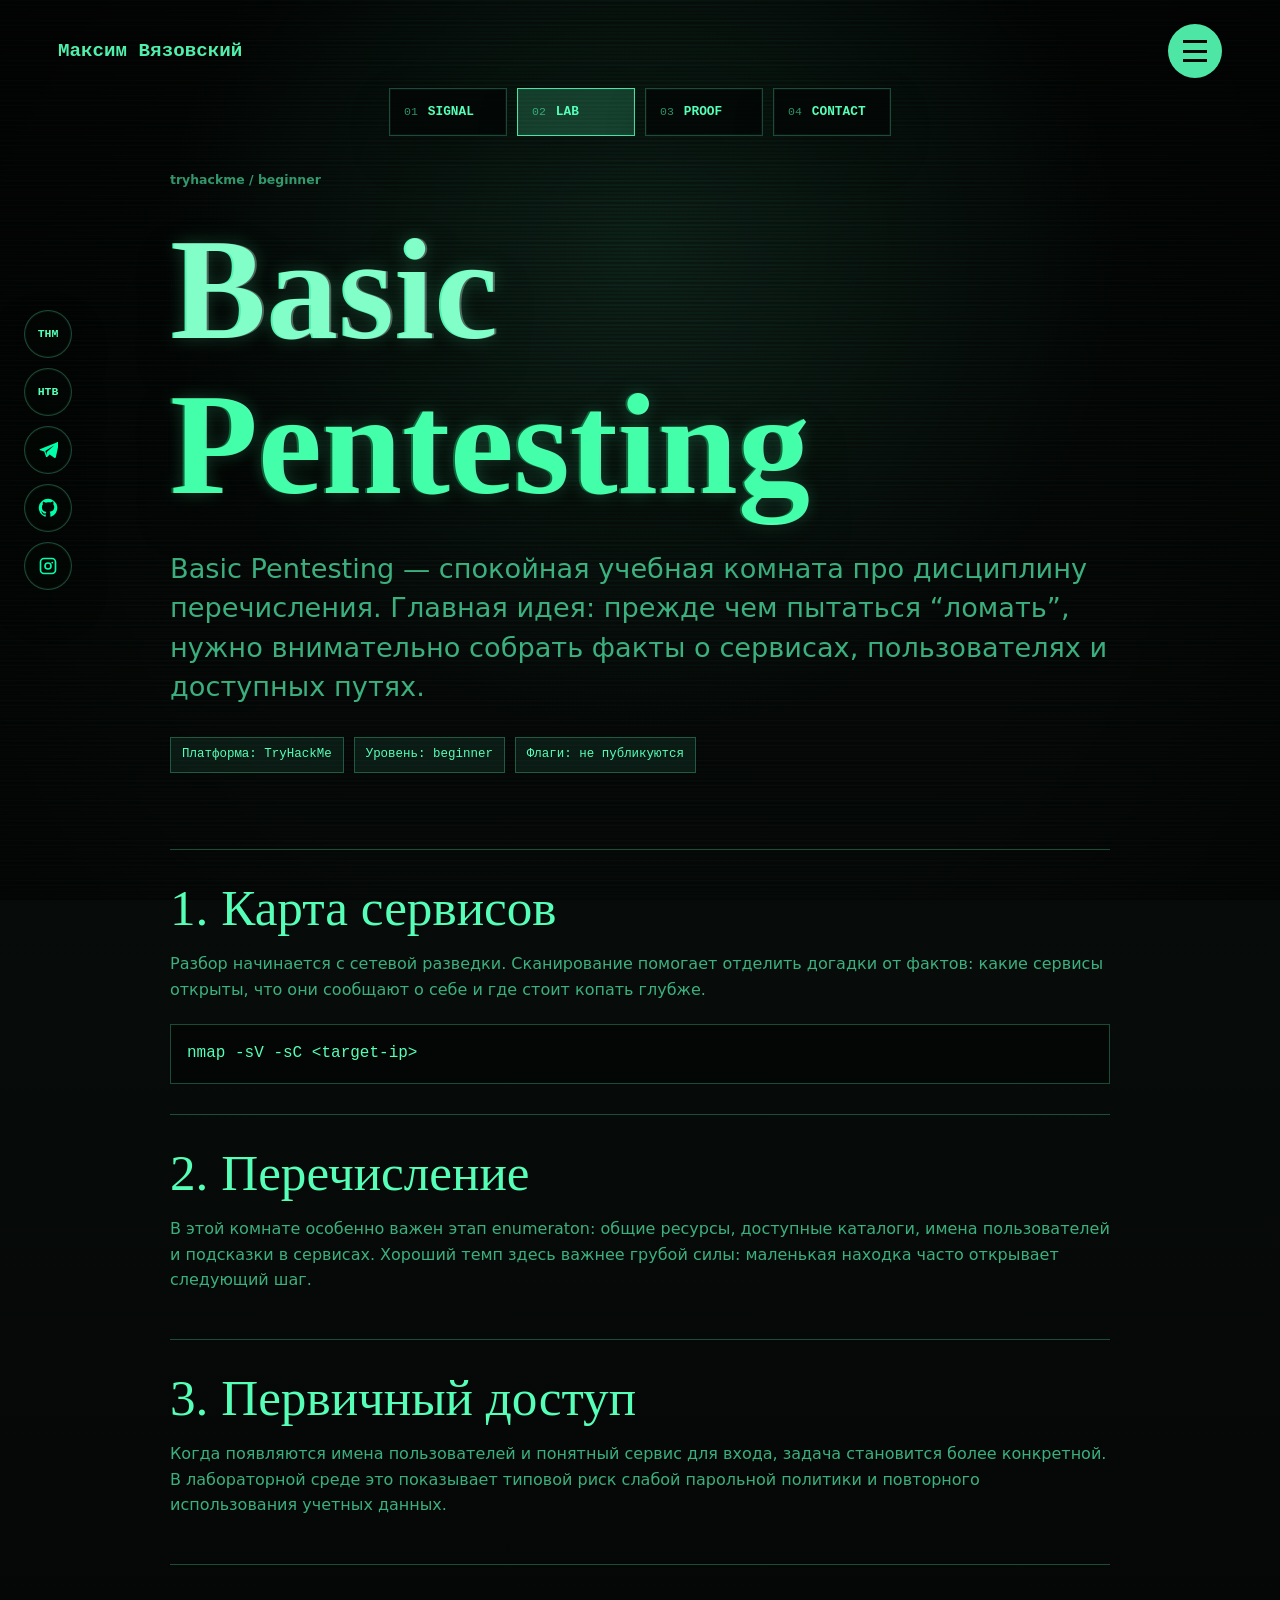
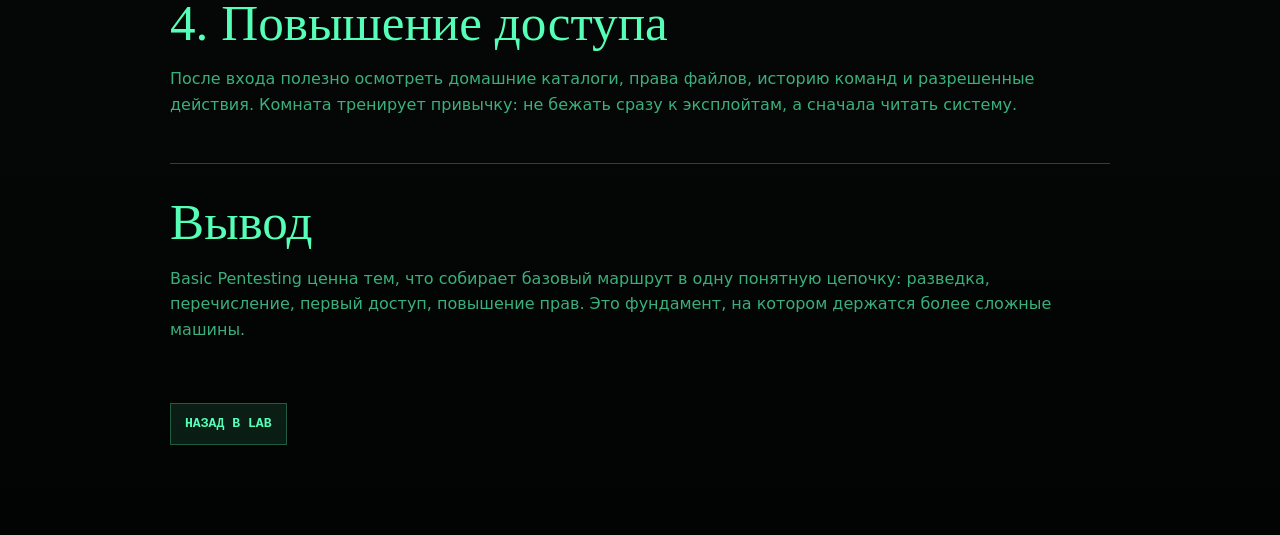
<file: writeups/thm-basic-pentesting.html>
<!doctype html>
<html lang="ru">
  <head>
    <meta charset="utf-8" />
    <meta name="viewport" content="width=device-width, initial-scale=1" />
    <title>TryHackMe Basic Pentesting — Максим Вязовский</title>
    <meta
      name="description"
      content="Авторский разбор учебной комнаты TryHackMe Basic Pentesting без публикации флагов."
    />
    <link rel="stylesheet" href="../styles.css" />
    <script src="../matrix.js" defer></script>
  </head>
  <body class="terminal-page writeup-page">
    <canvas class="matrix-rain" aria-hidden="true"></canvas>
    <header class="site-header">
      <a class="brand" href="../index.html#top">Максим Вязовский</a>
      <nav class="nav" aria-label="Главная навигация">
        <a href="../index.html#poems">Стихи</a>
        <a href="../index.html#art">Картины</a>
        <a href="../index.html#music">Песни</a>
        <a href="../volny-rasskaz.html">Рассказ</a>
        <a href="../index.html#life">Жизнь</a>
      </nav>
    </header>
    <nav class="social-rail" aria-label="Профили Максима">
      <a href="https://tryhackme.com/p/swabird" target="_blank" rel="noopener">THM</a>
      <a href="https://profile.hackthebox.com/profile/019d1ac4-aeeb-70f4-bd2c-98cd68e0b892" target="_blank" rel="noopener">HTB</a>
      <a href="https://t.me/swab1rd" target="_blank" rel="noopener"><img src="../assets/icons/telegram.svg" alt="" /></a>
      <a href="https://github.com/swabird" target="_blank" rel="noopener" aria-label="GitHub профиль swabird"><img src="../assets/icons/github.svg" alt="" /></a>
      <a href="https://www.instagram.com/swab1rd" target="_blank" rel="noopener" aria-label="Instagram swab1rd"><img src="../assets/icons/instagram.svg" alt="" /></a>
    </nav>
    <nav class="bottom-dock" aria-label="Быстрые страницы">
      <a href="../signal.html"><span>01</span><strong>signal</strong></a>
      <a class="active" href="../lab.html"><span>02</span><strong>lab</strong></a>
      <a href="../proof.html"><span>03</span><strong>proof</strong></a>
      <a href="../contact.html"><span>04</span><strong>contact</strong></a>
    </nav>

    <main class="writeup-main">
      <article class="writeup-article">
        <p class="eyebrow">tryhackme / beginner</p>
        <h1 class="glitch" data-text="Basic Pentesting">Basic Pentesting</h1>
        <p class="writeup-lead">
          Basic Pentesting — спокойная учебная комната про дисциплину
          перечисления. Главная идея: прежде чем пытаться “ломать”, нужно
          внимательно собрать факты о сервисах, пользователях и доступных путях.
        </p>

        <div class="writeup-meta">
          <span>Платформа: TryHackMe</span>
          <span>Уровень: beginner</span>
          <span>Флаги: не публикуются</span>
        </div>

        <section>
          <h2>1. Карта сервисов</h2>
          <p>
            Разбор начинается с сетевой разведки. Сканирование помогает отделить
            догадки от фактов: какие сервисы открыты, что они сообщают о себе и
            где стоит копать глубже.
          </p>
          <pre><code>nmap -sV -sC &lt;target-ip&gt;</code></pre>
        </section>

        <section>
          <h2>2. Перечисление</h2>
          <p>
            В этой комнате особенно важен этап enumeraton: общие ресурсы,
            доступные каталоги, имена пользователей и подсказки в сервисах.
            Хороший темп здесь важнее грубой силы: маленькая находка часто
            открывает следующий шаг.
          </p>
        </section>

        <section>
          <h2>3. Первичный доступ</h2>
          <p>
            Когда появляются имена пользователей и понятный сервис для входа,
            задача становится более конкретной. В лабораторной среде это
            показывает типовой риск слабой парольной политики и повторного
            использования учетных данных.
          </p>
        </section>

        <section>
          <h2>4. Повышение доступа</h2>
          <p>
            После входа полезно осмотреть домашние каталоги, права файлов,
            историю команд и разрешенные действия. Комната тренирует привычку:
            не бежать сразу к эксплойтам, а сначала читать систему.
          </p>
        </section>

        <section>
          <h2>Вывод</h2>
          <p>
            Basic Pentesting ценна тем, что собирает базовый маршрут в одну
            понятную цепочку: разведка, перечисление, первый доступ, повышение
            прав. Это фундамент, на котором держатся более сложные машины.
          </p>
        </section>

        <a class="writeup-back" href="../lab.html">Назад в Lab</a>
      </article>
    </main>
  </body>
</html>
</file>
<file: styles.css>
:root {
  color-scheme: dark;
  --paper: #050807;
  --soft: #0c1210;
  --ash: #151f1c;
  --ink: #56ffb7;
  --muted: rgba(86, 255, 183, 0.68);
  --line: rgba(86, 255, 183, 0.28);
  --plum: #11141c;
  --wine: #56ffb7;
  --rose: #13211b;
  --white: #56ffb7;
  --terminal: #56ffb7;
  --terminal-dim: rgba(86, 255, 183, 0.14);
}

* {
  box-sizing: border-box;
}

html {
  scroll-behavior: smooth;
}

body {
  margin: 0;
  background:
    radial-gradient(circle at 18% 12%, rgba(86, 255, 183, 0.1), transparent 28rem),
    linear-gradient(180deg, #050807, #070608 42%, #050807);
  color: var(--ink);
  font-family:
    Georgia, "Times New Roman", Times, serif;
  line-height: 1.6;
}

body::before {
  content: "";
  position: fixed;
  inset: 0;
  z-index: -1;
  pointer-events: none;
  background-image: linear-gradient(rgba(86, 255, 183, 0.08) 1px, transparent 1px);
  background-size: 100% 5px;
  opacity: 0.28;
}

body::after {
  content: "";
  position: fixed;
  inset: 0;
  z-index: 1;
  pointer-events: none;
  background:
    linear-gradient(transparent 50%, rgba(0, 0, 0, 0.24) 50%),
    radial-gradient(circle at 50% 50%, transparent 58%, rgba(0, 0, 0, 0.46));
  background-size: 100% 4px, 100% 100%;
  mix-blend-mode: multiply;
}

.matrix-rain {
  position: fixed;
  inset: 0;
  z-index: 0;
  pointer-events: none;
  opacity: 0.28;
}

a {
  color: inherit;
  text-decoration-thickness: 1px;
  text-underline-offset: 0.22em;
}

.site-header {
  position: fixed;
  top: 0;
  right: 0;
  left: 0;
  z-index: 10;
  display: flex;
  align-items: center;
  justify-content: space-between;
  gap: 24px;
  padding: 24px clamp(18px, 5vw, 58px);
  color: var(--white);
  pointer-events: none;
}

.brand {
  font-family:
    "SFMono-Regular", Consolas, "Liberation Mono", Menlo, monospace;
  font-size: clamp(0.9rem, 2vw, 1.2rem);
  font-weight: 700;
  font-style: normal;
  letter-spacing: 0;
  text-decoration: none;
  opacity: 0.94;
  pointer-events: auto;
}

.nav {
  position: relative;
  display: flex;
  width: 54px;
  height: 54px;
  flex-wrap: nowrap;
  align-items: center;
  justify-content: flex-end;
  gap: 0;
  overflow: hidden;
  border-radius: 50%;
  background: rgba(86, 255, 183, 0.9);
  color: transparent;
  pointer-events: auto;
  transition:
    width 180ms ease,
    border-radius 180ms ease,
    color 180ms ease,
    padding 180ms ease;
}

.nav a {
  position: relative;
  flex: 0 0 auto;
  padding: 0 10px;
  color: currentColor;
  font-family:
    "SFMono-Regular", Consolas, "Liberation Mono", Menlo, monospace;
  font-size: 0.84rem;
  text-decoration: none;
}

.nav::before {
  content: "";
  position: absolute;
  width: 24px;
  height: 16px;
  border-top: 3px solid #050807;
  border-bottom: 3px solid #050807;
  transform: translateX(-15px);
}

.nav::after {
  content: "";
  position: absolute;
  width: 24px;
  border-top: 3px solid #050807;
  transform: translateX(-15px);
}

.nav:hover,
.nav:focus-within {
  width: min(610px, calc(100vw - 36px));
  padding: 0 22px;
  border-radius: 999px;
  color: #050807;
}

.nav:hover::before,
.nav:hover::after,
.nav:focus-within::before,
.nav:focus-within::after {
  opacity: 0;
}

.nav a:hover {
  color: #05623e;
}

.corner-links {
  position: fixed;
  right: 24px;
  bottom: 92px;
  z-index: 12;
  display: flex;
  flex-wrap: wrap;
  justify-content: flex-end;
  gap: 10px;
}

.corner-link {
  display: inline-flex;
  align-items: center;
  gap: 10px;
  min-height: 48px;
  padding: 8px 14px 8px 8px;
  border: 1px solid var(--line);
  border-radius: 999px;
  background: rgba(8, 68, 49, 0.9);
  color: var(--terminal);
  box-shadow: 0 18px 40px rgba(0, 0, 0, 0.22);
  font-family:
    Inter, ui-sans-serif, system-ui, -apple-system, BlinkMacSystemFont, "Segoe UI",
    sans-serif;
  font-size: 0.82rem;
  font-weight: 800;
  line-height: 1;
  text-decoration: none;
  text-transform: uppercase;
}

.corner-link img,
.corner-icon {
  width: 34px;
  height: 34px;
  flex: 0 0 auto;
  border-radius: 50%;
}

.corner-icon {
  display: grid;
  place-items: center;
  border: 1px solid rgba(86, 255, 183, 0.75);
  background: rgba(255, 248, 255, 0.1);
  color: var(--terminal);
  font-size: 1.25rem;
  line-height: 1;
}

.cyber-link {
  background: rgba(3, 7, 5, 0.9);
}

.cyber-link:hover {
  background: rgba(86, 255, 183, 0.14);
}

.donation-corner:hover {
  background: #0b6b50;
}

.social-rail {
  position: fixed;
  left: 24px;
  top: 50%;
  z-index: 12;
  display: grid;
  gap: 10px;
  transform: translateY(-50%);
}

.social-rail a {
  width: 48px;
  height: 48px;
  display: grid;
  place-items: center;
  border: 1px solid var(--line);
  border-radius: 50%;
  background: rgba(3, 7, 5, 0.78);
  color: var(--terminal);
  box-shadow:
    inset 0 0 0 1px rgba(244, 255, 248, 0.04),
    0 18px 40px rgba(0, 0, 0, 0.24);
  font-family:
    "SFMono-Regular", Consolas, "Liberation Mono", Menlo, monospace;
  font-size: 0.72rem;
  font-weight: 800;
  text-decoration: none;
}

.social-rail img {
  width: 20px;
  height: 20px;
  display: block;
  filter:
    brightness(0)
    saturate(100%)
    invert(84%)
    sepia(57%)
    saturate(976%)
    hue-rotate(85deg)
    brightness(104%)
    contrast(104%);
}

.social-rail a:hover {
  border-color: rgba(86, 255, 183, 0.72);
  background: rgba(86, 255, 183, 0.14);
  color: var(--white);
}

.bottom-dock {
  position: fixed;
  top: 88px;
  left: 50%;
  z-index: 11;
  display: flex;
  justify-content: center;
  gap: 10px;
  width: min(620px, calc(100vw - 36px));
  transform: translateX(-50%);
  pointer-events: none;
}

.bottom-dock a {
  min-width: 118px;
  min-height: 48px;
  display: inline-grid;
  grid-template-columns: auto 1fr;
  align-items: center;
  gap: 10px;
  padding: 8px 14px;
  border: 1px solid var(--line);
  background: rgba(3, 7, 5, 0.82);
  color: var(--terminal);
  box-shadow:
    inset 0 0 0 1px rgba(244, 255, 248, 0.04),
    0 18px 40px rgba(0, 0, 0, 0.24);
  font-family:
    "SFMono-Regular", Consolas, "Liberation Mono", Menlo, monospace;
  text-decoration: none;
  text-transform: uppercase;
  pointer-events: auto;
}

.bottom-dock a:hover {
  border-color: rgba(86, 255, 183, 0.72);
  background: rgba(86, 255, 183, 0.14);
  color: var(--white);
}

.bottom-dock a.active {
  border-color: rgba(86, 255, 183, 0.86);
  background: rgba(86, 255, 183, 0.18);
}

.bottom-dock span {
  color: rgba(86, 255, 183, 0.55);
  font-size: 0.72rem;
}

.bottom-dock strong {
  font-size: 0.8rem;
  letter-spacing: 0;
}

.hero {
  position: relative;
  z-index: 2;
  min-height: 100vh;
  display: grid;
  align-items: center;
  padding: 120px clamp(18px, 5vw, 64px) 70px;
  background:
    linear-gradient(90deg, rgba(0, 0, 0, 0.9), rgba(5, 8, 7, 0.7)),
    linear-gradient(0deg, rgba(15, 30, 24, 0.78), rgba(7, 6, 8, 0.82)),
    url("assets/photos/maxim-vyazovsky.jpeg") center 42% / cover;
  color: var(--white);
}

.hero-copy {
  width: min(1040px, 100%);
  margin: 0 auto;
  text-align: left;
}

.eyebrow,
.date {
  margin: 0 0 10px;
  color: currentColor;
  font-size: 0.78rem;
  font-weight: 700;
  font-style: normal;
  letter-spacing: 0;
  text-transform: none;
  opacity: 0.86;
  font-family:
    "SFMono-Regular", Consolas, "Liberation Mono", Menlo, monospace;
}

h1,
h2,
h3,
p {
  margin-top: 0;
}

h1,
h2,
h3 {
  font-family: Georgia, "Times New Roman", serif;
  line-height: 1.08;
}

h1 {
  position: relative;
  margin: 40px auto 24px;
  font-size: clamp(5.2rem, 16vw, 12rem);
  font-weight: 700;
  letter-spacing: 0;
  text-shadow:
    0 0 18px rgba(86, 255, 183, 0.18),
    0 22px 44px rgba(0, 0, 0, 0.44);
}

.glitch::before,
.glitch::after {
  content: attr(data-text);
  position: absolute;
  inset: 0;
  pointer-events: none;
  opacity: 0.32;
}

.glitch::before {
  color: #dffff0;
  transform: translate(2px, 0);
  clip-path: inset(0 0 54% 0);
  animation: glitch-shift 2.8s infinite steps(2, end);
}

.glitch::after {
  color: #1dff8c;
  transform: translate(-2px, 0);
  clip-path: inset(48% 0 0 0);
  animation: glitch-shift 3.4s infinite reverse steps(2, end);
}

@keyframes glitch-shift {
  0%,
  92%,
  100% {
    transform: translate(0, 0);
  }

  94% {
    transform: translate(8px, -2px);
  }

  96% {
    transform: translate(-6px, 2px);
  }
}

h2 {
  margin-bottom: 0;
  font-size: clamp(3.2rem, 8vw, 7.8rem);
  font-weight: 400;
  text-align: center;
  color: var(--white);
}

h3 {
  margin-bottom: 12px;
  font-size: clamp(1.8rem, 3vw, 2.7rem);
  font-weight: 400;
}

.hero p {
  max-width: 720px;
  margin-inline: 0;
  color: rgba(255, 253, 248, 0.86);
  font-size: clamp(1.25rem, 2.6vw, 2rem);
  font-style: italic;
}

.hero-note {
  margin-top: 34px;
  font-size: clamp(1rem, 2vw, 1.35rem) !important;
}

.terminal-card {
  width: min(560px, 100%);
  margin-top: 34px;
  border: 1px solid var(--line);
  background: rgba(3, 7, 5, 0.78);
  box-shadow:
    inset 0 0 0 1px rgba(244, 255, 248, 0.04),
    0 24px 70px rgba(0, 0, 0, 0.38);
  color: var(--terminal);
  font-family:
    "SFMono-Regular", Consolas, "Liberation Mono", Menlo, monospace;
}

.terminal-top {
  display: flex;
  gap: 8px;
  padding: 12px 14px;
  border-bottom: 1px solid var(--line);
  background: rgba(86, 255, 183, 0.06);
}

.terminal-top span {
  width: 9px;
  height: 9px;
  border-radius: 50%;
  background: var(--terminal);
  opacity: 0.75;
}

.terminal-card pre {
  margin: 0;
  padding: 18px;
  overflow-x: auto;
  color: var(--terminal);
  font-size: clamp(0.78rem, 1.4vw, 0.96rem);
  line-height: 1.6;
  white-space: pre-wrap;
}

.hero-actions {
  display: none;
  flex-wrap: wrap;
  gap: 12px;
  margin-top: 30px;
}

.button {
  display: inline-flex;
  align-items: center;
  min-height: 44px;
  padding: 10px 18px;
  border: 1px solid rgba(255, 253, 248, 0.48);
  border-radius: 6px;
  color: var(--white);
  text-decoration: none;
}

.button.primary {
  border-color: var(--white);
  background: var(--white);
  color: var(--ink);
}

.intro,
.section {
  position: relative;
  z-index: 2;
  padding: clamp(72px, 10vw, 132px) clamp(18px, 5vw, 64px);
}

.intro {
  background: #070b09;
  color: var(--white);
  font-size: clamp(2rem, 5.2vw, 4rem);
  font-style: italic;
  line-height: 1.32;
  text-align: center;
}

.intro p,
.section-heading,
.poem-list,
.featured-art,
.gallery,
.video-panel,
.story-grid,
.life-text {
  width: min(1120px, 100%);
  margin-inline: auto;
}

.section-heading {
  margin-bottom: 54px;
  text-align: center;
}

.gallery-open {
  display: inline-flex;
  align-items: center;
  min-height: 42px;
  margin-top: 22px;
  padding: 9px 14px;
  border: 1px solid var(--line);
  background: rgba(86, 255, 183, 0.1);
  color: var(--terminal);
  font-family:
    "SFMono-Regular", Consolas, "Liberation Mono", Menlo, monospace;
  font-size: 0.82rem;
  font-weight: 800;
  text-decoration: none;
  text-transform: uppercase;
}

.gallery-open:hover {
  background: rgba(86, 255, 183, 0.18);
}

.muted {
  background: #0b100e;
}

.poem-list,
.story-grid {
  display: grid;
  grid-template-columns: repeat(2, minmax(0, 1fr));
  gap: 26px;
}

.poem-card,
.story-grid article {
  min-height: 310px;
  padding: clamp(28px, 5vw, 52px);
  border: 1px solid var(--line);
  border-radius: 0;
  background: rgba(244, 255, 248, 0.045);
}

.wide-story {
  grid-column: 1 / -1;
}

.poem-card p,
.story-grid p,
.video-panel p,
.life-text {
  color: var(--muted);
  font-family:
    Inter, ui-sans-serif, system-ui, -apple-system, BlinkMacSystemFont, "Segoe UI",
    sans-serif;
  font-size: 1rem;
}

.gallery {
  display: grid;
  grid-template-columns: repeat(auto-fit, minmax(240px, 1fr));
  gap: clamp(22px, 3vw, 34px);
}

.featured-art {
  display: grid;
  grid-template-columns: minmax(0, 1.45fr) minmax(280px, 0.75fr);
  gap: clamp(22px, 4vw, 46px);
  align-items: center;
  margin-bottom: 34px;
  padding: clamp(18px, 3vw, 28px);
  border: 1px solid var(--line);
  background:
    linear-gradient(135deg, rgba(86, 255, 183, 0.12), rgba(3, 7, 5, 0.82)),
    rgba(3, 7, 5, 0.68);
  box-shadow: 0 28px 80px rgba(0, 0, 0, 0.24);
}

.featured-art a {
  display: block;
}

.featured-art img {
  width: 100%;
  display: block;
  aspect-ratio: 16 / 10;
  padding: clamp(10px, 2vw, 18px);
  border: 1px solid rgba(86, 255, 183, 0.16);
  background:
    linear-gradient(135deg, rgba(86, 255, 183, 0.08), rgba(0, 0, 0, 0.42)),
    #020403;
  object-fit: contain;
}

.featured-art h3 {
  font-size: clamp(2.8rem, 6vw, 6rem);
  line-height: 0.95;
}

.featured-art p:not(.eyebrow) {
  color: var(--muted);
  font-family:
    Inter, ui-sans-serif, system-ui, -apple-system, BlinkMacSystemFont, "Segoe UI",
    sans-serif;
}

figure {
  margin: 0;
}

.gallery figure {
  padding: 12px;
  border: 1px solid rgba(86, 255, 183, 0.18);
  background:
    linear-gradient(180deg, rgba(86, 255, 183, 0.06), rgba(3, 7, 5, 0.64)),
    rgba(3, 7, 5, 0.72);
}

figure img {
  width: 100%;
  display: block;
  aspect-ratio: 4 / 3;
  padding: 10px;
  object-fit: contain;
  background:
    radial-gradient(circle at 50% 35%, rgba(86, 255, 183, 0.08), transparent 60%),
    #020403;
}

.gallery figure:nth-child(1) img,
.gallery figure:nth-child(5) img,
.gallery figure:nth-child(8) img {
  aspect-ratio: 4 / 3;
}

figcaption {
  display: grid;
  gap: 7px;
  margin-top: 14px;
  color: var(--muted);
  font-family:
    Inter, ui-sans-serif, system-ui, -apple-system, BlinkMacSystemFont, "Segoe UI",
    sans-serif;
  font-size: 0.96rem;
  font-style: normal;
  line-height: 1.35;
}

figcaption strong {
  color: var(--terminal);
  font-family: Georgia, "Times New Roman", Times, serif;
  font-size: 1.45rem;
  font-weight: 700;
  line-height: 1.08;
}

figcaption em {
  color: rgba(153, 173, 164, 0.82);
}

figcaption b {
  width: fit-content;
  margin-top: 3px;
  padding: 5px 10px;
  border-radius: 999px;
  border: 1px solid var(--line);
  background: rgba(86, 255, 183, 0.12);
  color: var(--terminal);
  font-family:
    "SFMono-Regular", Consolas, "Liberation Mono", Menlo, monospace;
  font-size: 0.86rem;
  letter-spacing: 0;
}

.featured-art b,
.gallery-feature b {
  width: fit-content;
  display: inline-flex;
  margin-top: 8px;
  padding: 6px 12px;
  border: 1px solid var(--line);
  border-radius: 999px;
  background: rgba(86, 255, 183, 0.12);
  color: var(--terminal);
  font-family:
    "SFMono-Regular", Consolas, "Liberation Mono", Menlo, monospace;
  font-size: 0.9rem;
}

.art-placeholder {
  aspect-ratio: 4 / 5;
  border: 0;
  border-radius: 0;
  background-size: cover;
}

.art-placeholder.teal {
  background:
    radial-gradient(circle at 32% 26%, rgba(255, 248, 255, 0.7), transparent 22%),
    linear-gradient(135deg, #27101f, #8d547d 58%, #d7c7c3);
}

.art-placeholder.rose {
  background:
    radial-gradient(circle at 68% 36%, rgba(255, 248, 255, 0.72), transparent 20%),
    linear-gradient(145deg, #5c2444, #181012 54%, #e0c9dc);
}

.art-placeholder.ink {
  background:
    radial-gradient(circle at 48% 32%, rgba(255, 248, 255, 0.62), transparent 24%),
    linear-gradient(150deg, #050505, #57324e 48%, #c9c0bd);
}

.split {
  background: #020403;
  color: var(--white);
}

.video-panel {
  display: grid;
  grid-template-columns: minmax(260px, 1.05fr) minmax(260px, 0.95fr);
  gap: 36px;
  align-items: center;
}

.video-placeholder {
  aspect-ratio: 16 / 9;
  display: grid;
  place-items: center;
  border-radius: 0;
  background:
    linear-gradient(135deg, rgba(8, 5, 6, 0.74), rgba(8, 5, 6, 0.28)),
    url("assets/video-cover.svg") center / cover;
  color: var(--white);
  font-size: clamp(2.6rem, 6vw, 5rem);
}

.site-video {
  width: 100%;
  display: block;
  aspect-ratio: 16 / 9;
  border: 1px solid var(--line);
  background: #000;
  object-fit: cover;
}

.life-text {
  display: grid;
  grid-template-columns: repeat(2, minmax(0, 1fr));
  gap: 24px;
  font-size: clamp(1.4rem, 3vw, 2.3rem);
  font-style: italic;
  line-height: 1.35;
}

.footer {
  position: relative;
  z-index: 2;
  display: flex;
  flex-wrap: wrap;
  justify-content: space-between;
  gap: 16px;
  padding: 28px clamp(18px, 5vw, 64px);
  border-top: 1px solid rgba(255, 248, 255, 0.14);
  background: #020403;
  color: var(--white);
  font-family:
    Inter, ui-sans-serif, system-ui, -apple-system, BlinkMacSystemFont, "Segoe UI",
    sans-serif;
}

.footer p {
  margin: 0;
}

.story-page {
  background: var(--paper);
}

.story-hero {
  position: relative;
  z-index: 2;
  min-height: 74vh;
  display: grid;
  align-content: center;
  padding: 128px clamp(18px, 5vw, 64px) 72px;
  background:
    linear-gradient(90deg, rgba(0, 0, 0, 0.94), rgba(11, 28, 22, 0.64)),
    url("assets/photos/rocky-wave.jpeg") center / cover;
  color: var(--white);
  text-align: center;
}

.story-hero h1 {
  font-size: clamp(4rem, 12vw, 11rem);
}

.story-hero p {
  width: min(780px, 100%);
  margin-inline: auto;
  color: rgba(255, 248, 255, 0.86);
  font-size: clamp(1.2rem, 2.4vw, 1.8rem);
  font-style: italic;
}

.story-body {
  width: min(900px, calc(100% - 36px));
  margin: 0 auto;
  padding: clamp(62px, 10vw, 120px) 0;
  font-size: clamp(1.55rem, 3vw, 2.35rem);
  font-style: italic;
  line-height: 1.36;
}

.story-body p + p {
  margin-top: 1.4em;
}

.terminal-page {
  background:
    radial-gradient(circle at 50% 12%, rgba(86, 255, 183, 0.12), transparent 30rem),
    linear-gradient(180deg, #030504, #070b09 46%, #020403);
}

.terminal-main {
  position: relative;
  z-index: 2;
  min-height: 100vh;
  padding: 160px clamp(18px, 5vw, 64px) 80px;
}

.page-hero {
  width: min(1080px, 100%);
  margin: 0 auto clamp(42px, 8vw, 82px);
  padding-top: clamp(28px, 6vw, 84px);
  text-align: center;
}

.page-hero h1 {
  margin: 20px auto 22px;
  font-size: clamp(4.4rem, 14vw, 11rem);
}

.page-hero p:not(.eyebrow) {
  width: min(780px, 100%);
  margin-inline: auto;
  color: var(--muted);
  font-family:
    Inter, ui-sans-serif, system-ui, -apple-system, BlinkMacSystemFont, "Segoe UI",
    sans-serif;
  font-size: clamp(1.1rem, 2vw, 1.45rem);
}

.terminal-grid {
  width: min(1120px, 100%);
  margin-inline: auto;
  display: grid;
  grid-template-columns: repeat(2, minmax(0, 1fr));
  gap: 18px;
}

.terminal-panel {
  min-height: 260px;
  padding: clamp(24px, 4vw, 42px);
  border: 1px solid var(--line);
  background:
    linear-gradient(135deg, rgba(86, 255, 183, 0.08), rgba(3, 7, 5, 0.82)),
    rgba(3, 7, 5, 0.72);
  box-shadow:
    inset 0 0 0 1px rgba(244, 255, 248, 0.04),
    0 28px 80px rgba(0, 0, 0, 0.24);
}

.terminal-panel h2 {
  margin-bottom: 18px;
  font-size: clamp(2.4rem, 5.4vw, 5.6rem);
  line-height: 0.96;
  text-align: left;
}

.terminal-panel p {
  color: var(--muted);
  font-family:
    Inter, ui-sans-serif, system-ui, -apple-system, BlinkMacSystemFont, "Segoe UI",
    sans-serif;
}

.terminal-panel a {
  display: inline-flex;
  align-items: center;
  min-height: 42px;
  margin-top: 12px;
  padding: 9px 14px;
  border: 1px solid var(--line);
  background: rgba(86, 255, 183, 0.1);
  color: var(--terminal);
  font-family:
    "SFMono-Regular", Consolas, "Liberation Mono", Menlo, monospace;
  font-size: 0.82rem;
  font-weight: 800;
  text-decoration: none;
  text-transform: uppercase;
}

.terminal-panel a:hover {
  background: rgba(86, 255, 183, 0.18);
}

.wide-panel {
  grid-column: 1 / -1;
}

.writeup-section {
  width: min(1120px, 100%);
  margin: clamp(64px, 10vw, 120px) auto 0;
}

.writeup-list {
  display: grid;
  grid-template-columns: repeat(2, minmax(0, 1fr));
  gap: 18px;
}

.writeup-card {
  min-height: 300px;
  padding: clamp(24px, 4vw, 42px);
  border: 1px solid var(--line);
  background:
    linear-gradient(180deg, rgba(86, 255, 183, 0.12), rgba(3, 7, 5, 0.74)),
    rgba(3, 7, 5, 0.7);
}

.writeup-card h3 {
  font-size: clamp(2.5rem, 6vw, 5.4rem);
  line-height: 0.95;
}

.writeup-card p,
.writeup-article p,
.writeup-article li {
  color: var(--muted);
  font-family:
    Inter, ui-sans-serif, system-ui, -apple-system, BlinkMacSystemFont, "Segoe UI",
    sans-serif;
}

.writeup-card a,
.writeup-back {
  display: inline-flex;
  align-items: center;
  min-height: 42px;
  margin-top: 14px;
  padding: 9px 14px;
  border: 1px solid var(--line);
  background: rgba(86, 255, 183, 0.1);
  color: var(--terminal);
  font-family:
    "SFMono-Regular", Consolas, "Liberation Mono", Menlo, monospace;
  font-size: 0.82rem;
  font-weight: 800;
  text-decoration: none;
  text-transform: uppercase;
}

.writeup-card a:hover,
.writeup-back:hover {
  background: rgba(86, 255, 183, 0.18);
}

.writeup-main {
  position: relative;
  z-index: 2;
  padding: 170px clamp(18px, 5vw, 64px) 90px;
}

.writeup-article {
  width: min(940px, 100%);
  margin-inline: auto;
}

.writeup-article h1 {
  margin: 22px 0 26px;
  font-size: clamp(4.2rem, 12vw, 9rem);
}

.writeup-lead {
  font-size: clamp(1.2rem, 2.4vw, 1.7rem);
  line-height: 1.45;
}

.writeup-meta {
  display: flex;
  flex-wrap: wrap;
  gap: 10px;
  margin: 30px 0 clamp(44px, 8vw, 76px);
}

.writeup-meta span {
  padding: 7px 11px;
  border: 1px solid var(--line);
  background: rgba(86, 255, 183, 0.08);
  color: var(--terminal);
  font-family:
    "SFMono-Regular", Consolas, "Liberation Mono", Menlo, monospace;
  font-size: 0.78rem;
}

.writeup-article section {
  padding: 30px 0;
  border-top: 1px solid var(--line);
}

.writeup-article h2 {
  margin: 0 0 16px;
  font-size: clamp(2rem, 4vw, 3.6rem);
  text-align: left;
}

.writeup-article pre {
  overflow-x: auto;
  margin: 22px 0 0;
  padding: 16px;
  border: 1px solid var(--line);
  background: rgba(3, 7, 5, 0.84);
  color: var(--terminal);
}

.writeup-article code {
  font-family:
    "SFMono-Regular", Consolas, "Liberation Mono", Menlo, monospace;
}

.gallery-main {
  position: relative;
  z-index: 2;
  padding: 160px clamp(18px, 5vw, 64px) 90px;
}

.gallery-hero {
  width: min(1120px, 100%);
  margin: 0 auto clamp(42px, 8vw, 82px);
  padding-top: clamp(28px, 6vw, 84px);
  text-align: center;
}

.gallery-hero h1 {
  margin: 20px auto 22px;
  font-size: clamp(4.6rem, 13vw, 11rem);
}

.gallery-hero p:not(.eyebrow) {
  width: min(760px, 100%);
  margin-inline: auto;
  color: var(--muted);
  font-family:
    Inter, ui-sans-serif, system-ui, -apple-system, BlinkMacSystemFont, "Segoe UI",
    sans-serif;
  font-size: clamp(1.1rem, 2vw, 1.45rem);
}

.gallery-feature {
  width: min(1180px, 100%);
  margin: 0 auto clamp(34px, 6vw, 62px);
  display: grid;
  grid-template-columns: minmax(0, 1.55fr) minmax(280px, 0.8fr);
  gap: clamp(22px, 4vw, 48px);
  align-items: center;
  padding: clamp(18px, 3vw, 30px);
  border: 1px solid var(--line);
  background:
    linear-gradient(135deg, rgba(86, 255, 183, 0.12), rgba(3, 7, 5, 0.82)),
    rgba(3, 7, 5, 0.72);
}

.gallery-feature img {
  width: 100%;
  display: block;
  aspect-ratio: 16 / 10;
  padding: clamp(10px, 2vw, 18px);
  border: 1px solid rgba(86, 255, 183, 0.16);
  background:
    linear-gradient(135deg, rgba(86, 255, 183, 0.08), rgba(0, 0, 0, 0.42)),
    #020403;
  object-fit: contain;
}

.gallery-feature h2 {
  margin-bottom: 18px;
  font-size: clamp(3.2rem, 7vw, 7rem);
  line-height: 0.95;
  text-align: left;
}

.gallery-feature p:not(.eyebrow) {
  color: var(--muted);
  font-family:
    Inter, ui-sans-serif, system-ui, -apple-system, BlinkMacSystemFont, "Segoe UI",
    sans-serif;
}

.gallery-detail-grid {
  width: min(1180px, 100%);
  margin-inline: auto;
  display: grid;
  grid-template-columns: repeat(2, minmax(0, 1fr));
  gap: clamp(22px, 4vw, 42px);
}

.gallery-detail-grid figure {
  padding: 14px;
  border: 1px solid var(--line);
  background: rgba(3, 7, 5, 0.62);
}

.gallery-detail-grid img {
  width: 100%;
  display: block;
  aspect-ratio: 16 / 11;
  padding: 12px;
  object-fit: contain;
  background:
    radial-gradient(circle at 50% 35%, rgba(86, 255, 183, 0.08), transparent 60%),
    #020403;
}

@media (max-width: 760px) {
  .site-header {
    padding: 16px;
    justify-content: flex-end;
  }

  .brand {
    display: none;
  }

  .corner-links {
    right: 14px;
    bottom: 78px;
    max-width: calc(100vw - 28px);
  }

  .corner-link {
    min-height: 44px;
    padding-right: 10px;
    font-size: 0.68rem;
  }

  .corner-link img,
  .corner-icon {
    width: 30px;
    height: 30px;
  }

  .social-rail {
    left: 14px;
    top: 92px;
    bottom: auto;
    grid-auto-flow: row;
    transform: none;
  }

  .social-rail a {
    width: 38px;
    height: 38px;
    font-size: 0.62rem;
  }

  .bottom-dock {
    top: 74px;
    left: 14px;
    justify-content: flex-start;
    gap: 6px;
    width: calc(100vw - 28px);
    transform: none;
    overflow-x: auto;
    padding-bottom: 2px;
  }

  .bottom-dock a {
    min-width: 92px;
    min-height: 42px;
    gap: 7px;
    padding: 7px 10px;
  }

  .bottom-dock span {
    font-size: 0.62rem;
  }

  .bottom-dock strong {
    font-size: 0.66rem;
  }

  .hero {
    min-height: 100vh;
    align-items: center;
  }

  .poem-list,
  .gallery,
  .featured-art,
  .video-panel,
  .story-grid,
  .life-text,
  .terminal-grid,
  .writeup-list,
  .gallery-feature,
  .gallery-detail-grid {
    grid-template-columns: 1fr;
  }

  .terminal-main {
    padding-top: 150px;
  }

  .writeup-main,
  .gallery-main {
    padding-top: 150px;
  }

  .terminal-panel h2 {
    font-size: clamp(2rem, 13vw, 4rem);
  }

  figure img,
  .gallery figure:nth-child(1) img,
  .gallery figure:nth-child(5) img,
  .gallery figure:nth-child(8) img {
    aspect-ratio: 4 / 5;
  }
}
</file>
